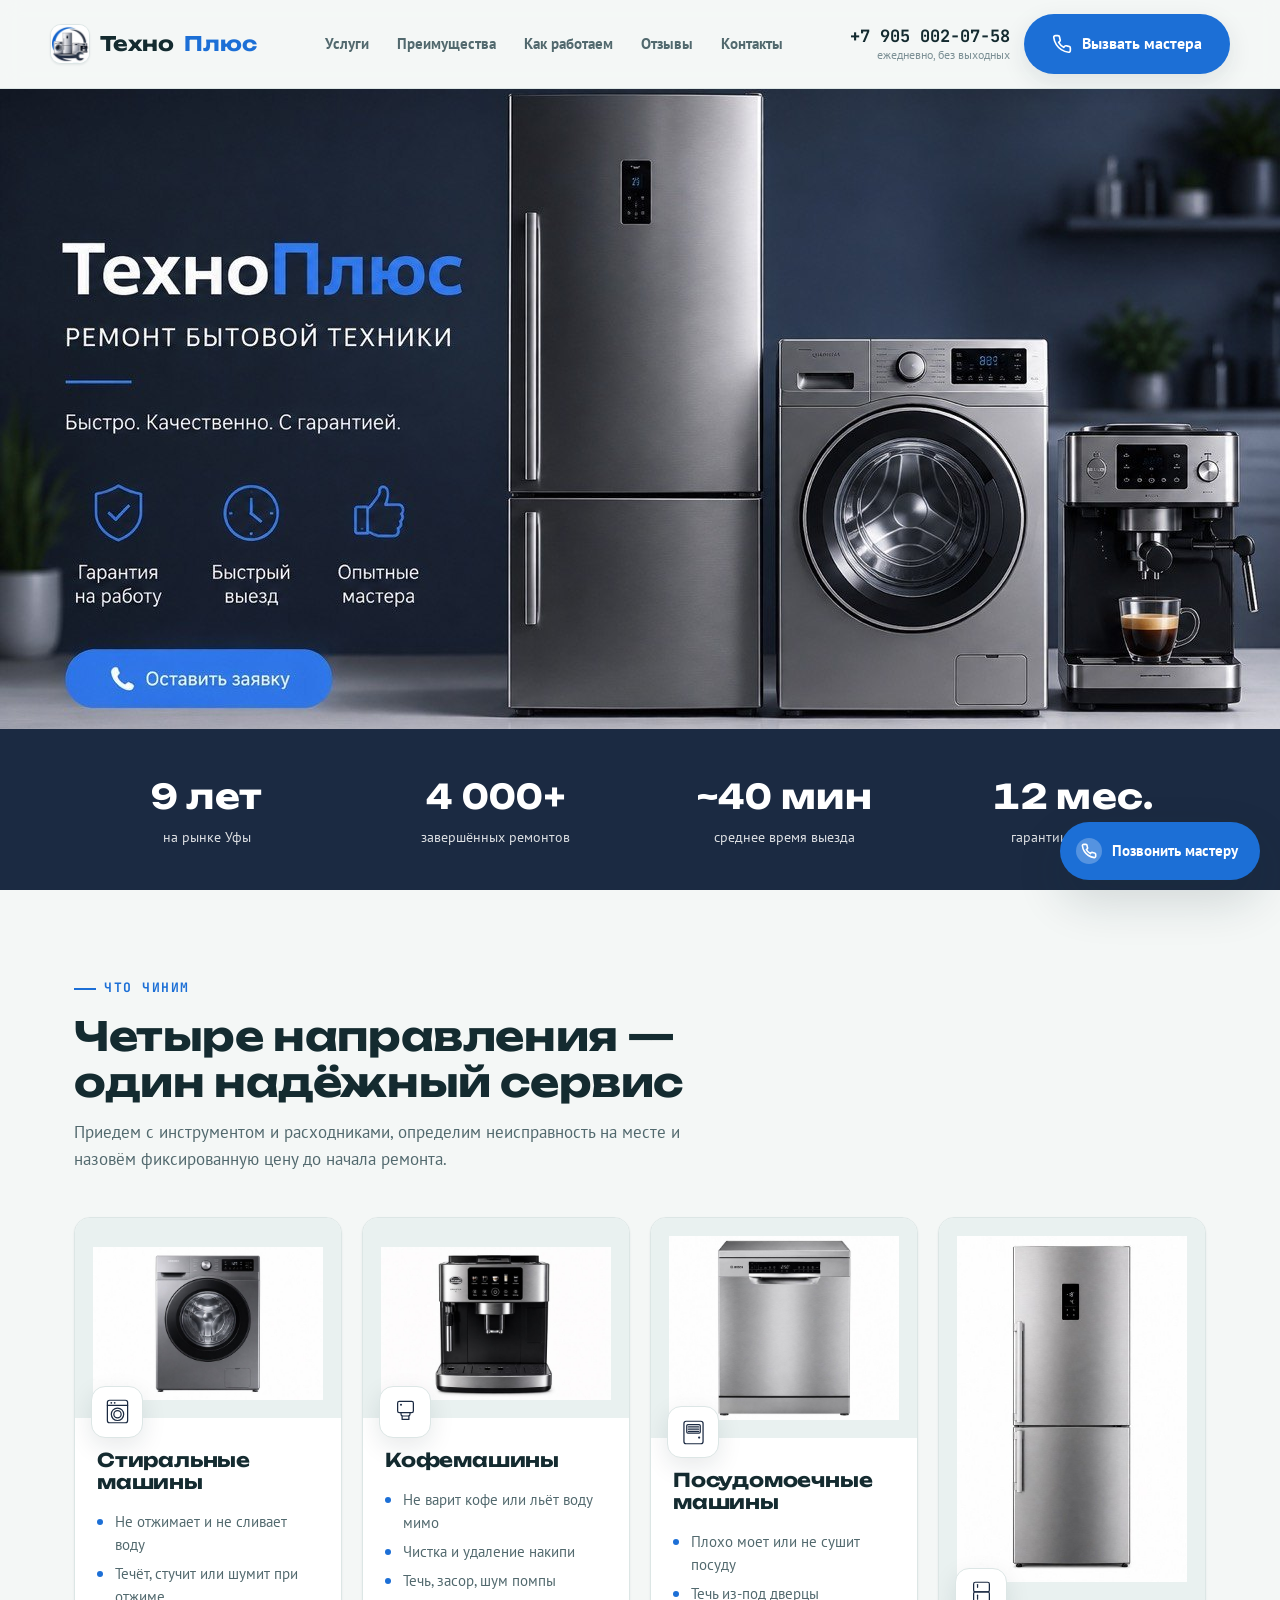
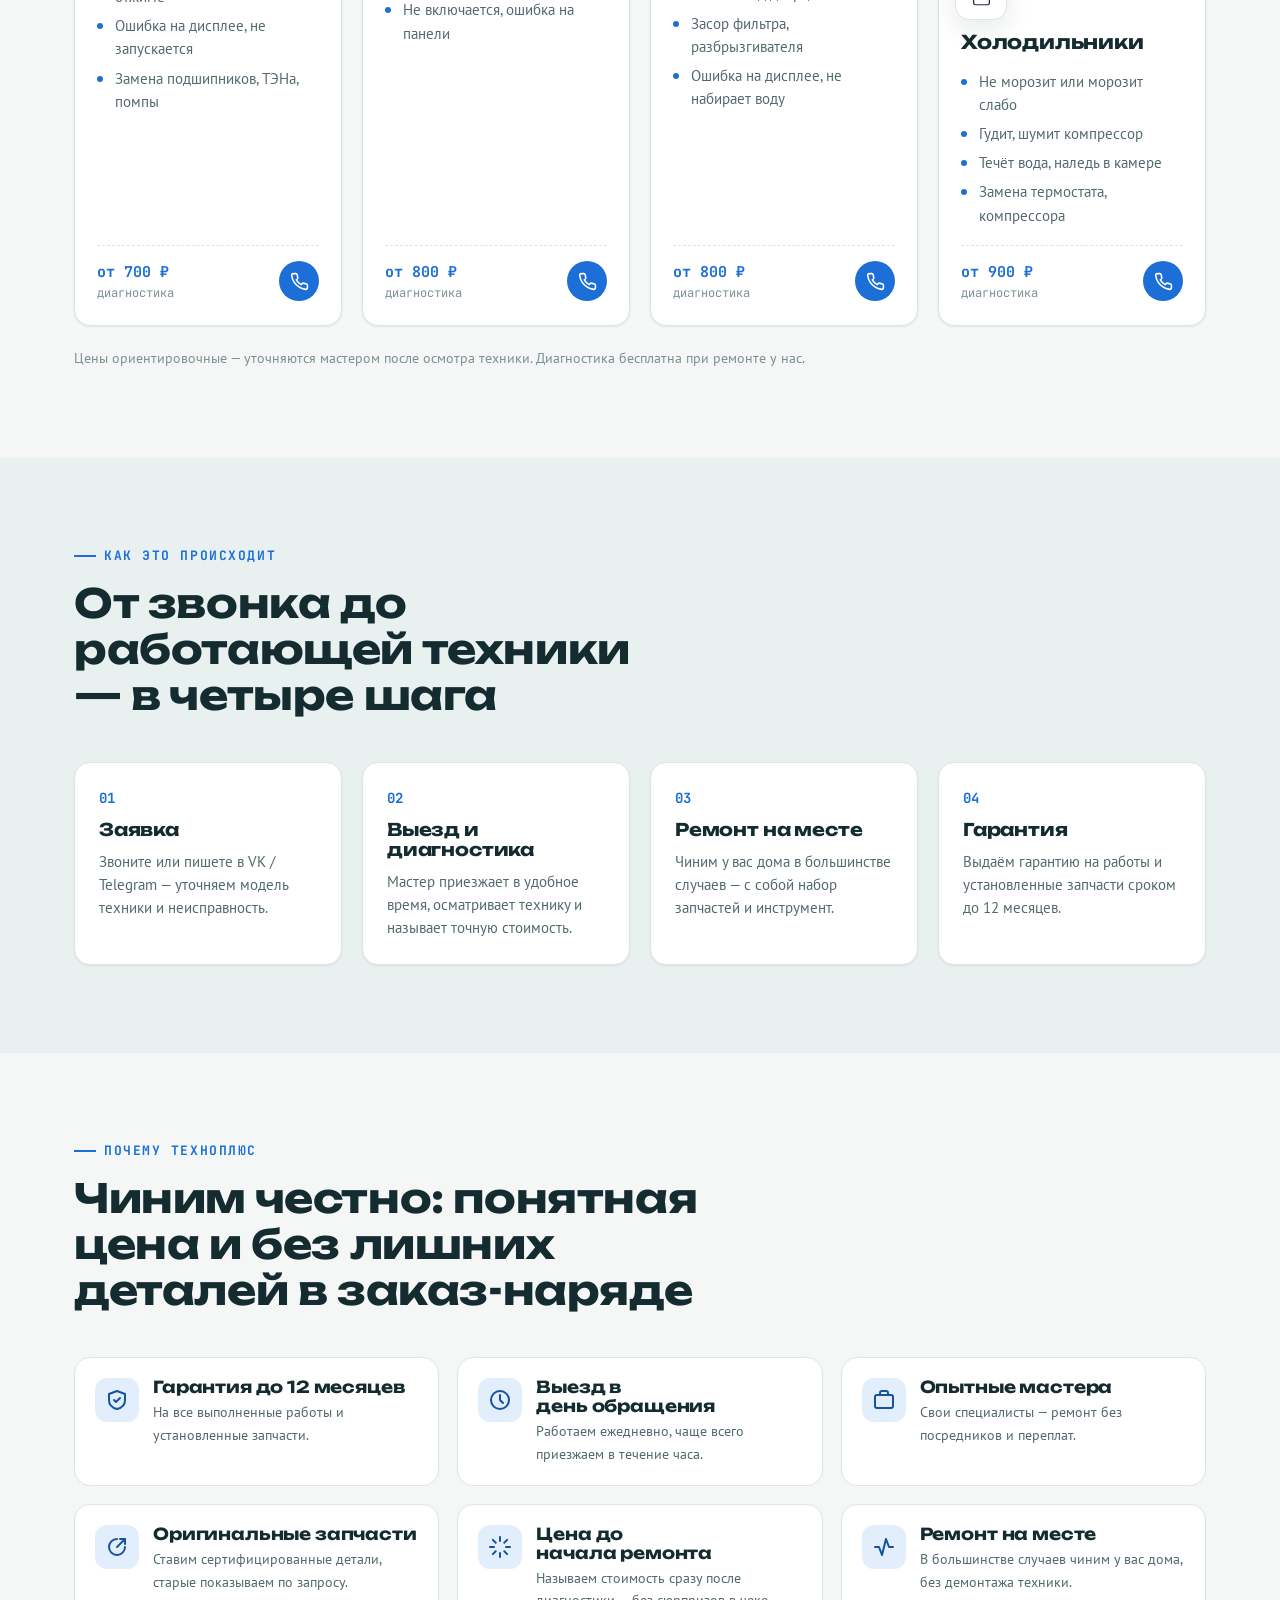
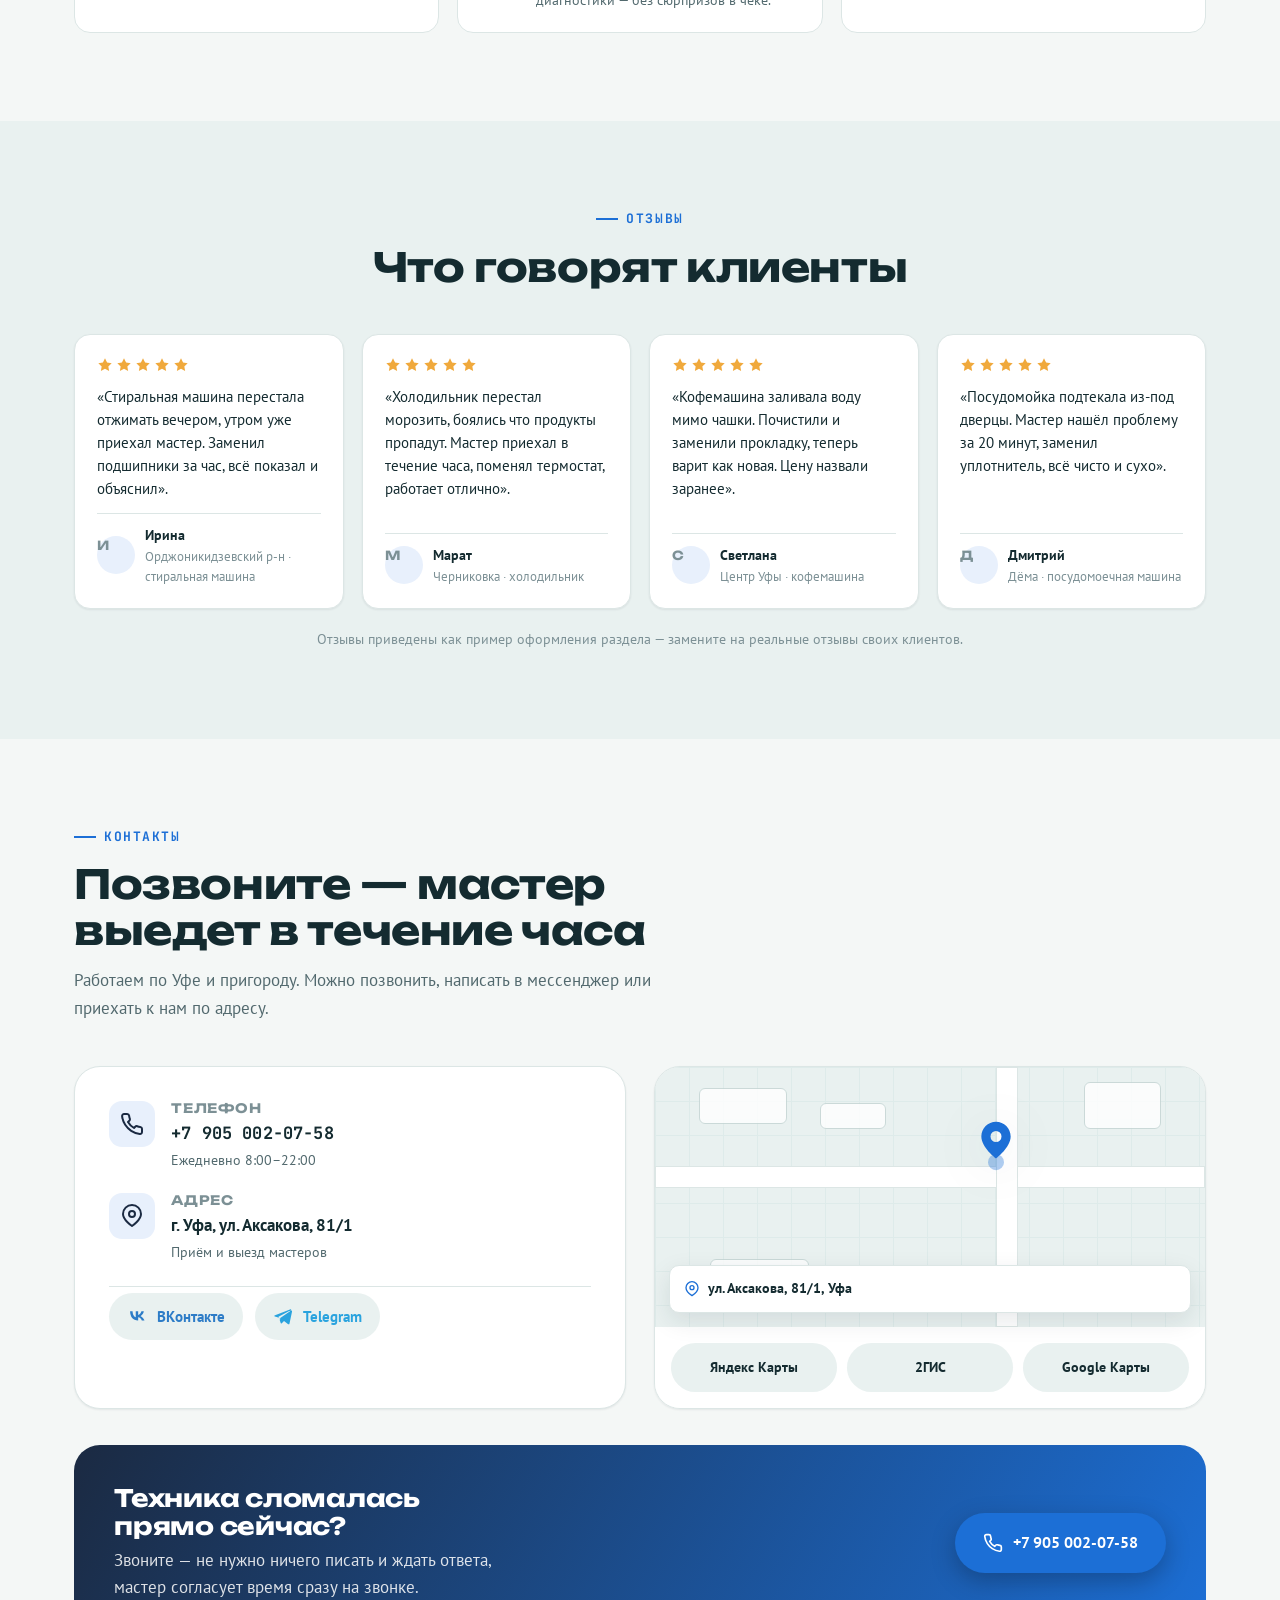
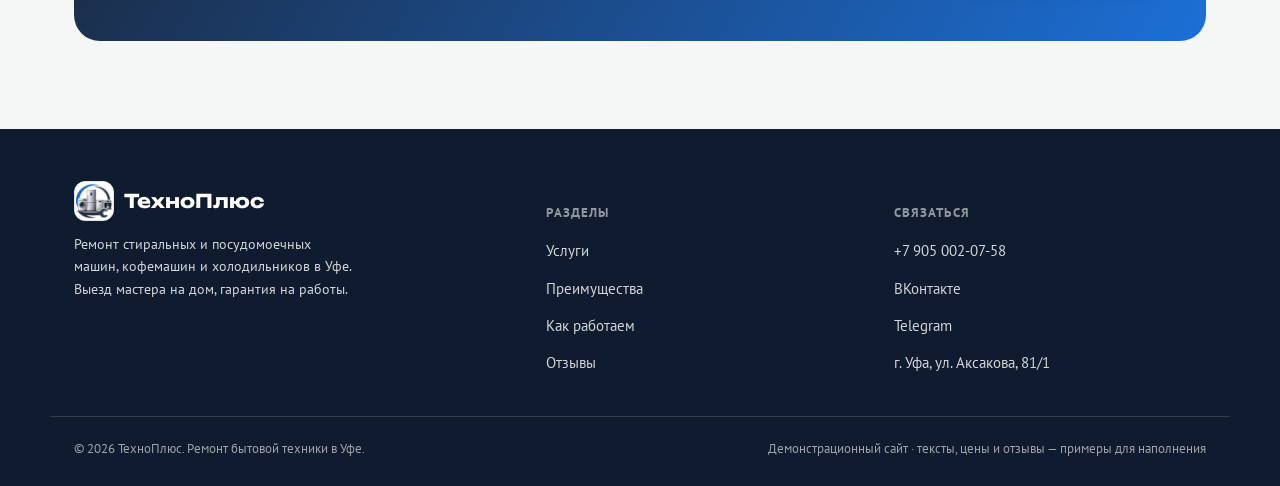
<file: index.html>
<!doctype html><html><head><meta charset=utf8><meta name=viewport content="width=device-width,initial-scale=1"><style>:root{color-scheme:light}body{margin:0;padding:0;font:14px -apple-system,BlinkMacSystemFont,sans-serif;background:#faf9f5;color:#141413}img{max-width:100%}[hidden]:not([hidden=until-found]){display:none!important}</style></head><body>
<title>ТехноПлюс — ремонт техники</title>
<link rel="preconnect" href="https://fonts.googleapis.com">
<link rel="preconnect" href="https://fonts.gstatic.com" crossorigin>
<link rel="stylesheet" href="https://fonts.googleapis.com/css2?family=Unbounded:wght@500;600;700;800&family=PT+Sans:wght@400;700&family=JetBrains+Mono:wght@500;700&display=swap">

<style>
  /* ============ TOKENS ============ */
  :root{
    --bg:#F4F7F6;
    --surface:#FFFFFF;
    --surface-2:#E9F1F0;
    --surface-3:#DEEBEA;
    --text:#142B30;
    --text-muted:#52696E;
    --text-soft:#7C9095;
    --border:#DCE6E5;
    --border-strong:#C3D4D3;

    --brand:#1B2A42;
    --brand-2:#1C6FD6;
    --brand-tint:#E8F0FC;
    --accent:#1C6FD6;
    --accent-dark:#14539E;
    --accent-tint:#E3EEFC;

    --star:#F0A93C;
    --footer-bg:#0F1B2E;
    --footer-text:rgba(255,255,255,0.82);
    --shadow-sm: 0 1px 2px rgba(20,43,48,0.08);
    --shadow-md: 0 8px 24px rgba(20,43,48,0.10);
    --shadow-lg: 0 20px 48px rgba(20,43,48,0.16);

    --radius-s: 10px;
    --radius-m: 16px;
    --radius-l: 26px;

    --font-display:'Unbounded', 'Arial Black', sans-serif;
    --font-body:'PT Sans', 'Segoe UI', Arial, sans-serif;
    --font-mono:'JetBrains Mono', 'Consolas', monospace;
  }

  @media (prefers-color-scheme: dark){
    :root:not([data-theme="light"]){
      --bg:#0E1B1E;
      --surface:#132A2E;
      --surface-2:#1A3437;
      --surface-3:#203F42;
      --text:#EAF3F2;
      --text-muted:#A4BABD;
      --text-soft:#7C9498;
      --border:#254749;
      --border-strong:#2E5658;

      --brand:#4A8FE0;
      --brand-2:#5FA0EE;
      --brand-tint:#132339;
      --accent:#4A8FE0;
      --accent-dark:#3672C2;
      --accent-tint:#16263D;

      --shadow-sm: 0 1px 2px rgba(0,0,0,0.35);
      --shadow-md: 0 8px 24px rgba(0,0,0,0.4);
      --shadow-lg: 0 20px 48px rgba(0,0,0,0.5);

      --footer-bg:#080E18;
      --footer-text:rgba(234,243,242,0.8);
    }
  }
  :root[data-theme="dark"]{
    --bg:#0E1B1E;
    --surface:#132A2E;
    --surface-2:#1A3437;
    --surface-3:#203F42;
    --text:#EAF3F2;
    --text-muted:#A4BABD;
    --text-soft:#7C9498;
    --border:#254749;
    --border-strong:#2E5658;

    --brand:#4A8FE0;
    --brand-2:#5FA0EE;
    --brand-tint:#132339;
    --accent:#4A8FE0;
    --accent-dark:#3672C2;
    --accent-tint:#16263D;

    --shadow-sm: 0 1px 2px rgba(0,0,0,0.35);
    --shadow-md: 0 8px 24px rgba(0,0,0,0.4);
    --shadow-lg: 0 20px 48px rgba(0,0,0,0.5);

    --footer-bg:#080E18;
    --footer-text:rgba(234,243,242,0.8);
  }

  /* ============ RESET-ish ============ */
  *,*::before,*::after{box-sizing:border-box;}
  html{scroll-behavior:smooth;}
  @media (prefers-reduced-motion: reduce){
    html{scroll-behavior:auto;}
    *,*::before,*::after{animation-duration:0.001ms !important; animation-iteration-count:1 !important; transition-duration:0.001ms !important; scroll-behavior:auto !important;}
  }
  body{
    margin:0;
    background:var(--bg);
    color:var(--text);
    font-family:var(--font-body);
    font-size:17px;
    line-height:1.6;
    -webkit-font-smoothing:antialiased;
  }
  img,svg{display:block; max-width:100%;}
  a{color:inherit; text-decoration:none;}
  h1,h2,h3,h4{font-family:var(--font-display); line-height:1.15; margin:0; text-wrap:balance; letter-spacing:-0.01em;}
  p{margin:0;}
  ul{margin:0; padding:0; list-style:none;}
  button{font-family:inherit; cursor:pointer;}
  :focus-visible{outline:3px solid var(--accent); outline-offset:2px; border-radius:4px;}
  .num{font-family:var(--font-mono); font-variant-numeric:tabular-nums; letter-spacing:0.01em;}

  .wrap{max-width:1180px; margin:0 auto; padding:0 24px;}
  .section{padding:88px 0; scroll-margin-top:100px;}
  @media (max-width:720px){ .section{padding:60px 0; scroll-margin-top:85px;} }
  .eyebrow{
    font-family:var(--font-mono); font-size:13px; font-weight:700; letter-spacing:0.12em; text-transform:uppercase;
    color:var(--brand-2); display:inline-flex; align-items:center; gap:8px;
  }
  .eyebrow::before{content:""; width:22px; height:2px; background:var(--accent); display:inline-block;}
  .section-head{max-width:640px; margin-bottom:44px; display:flex; flex-direction:column; gap:14px;}
  .section-head h2{font-size:clamp(28px,3.6vw,40px);}
  .section-head p{color:var(--text-muted); font-size:17px;}
  .section-head.center{margin-left:auto; margin-right:auto; text-align:center; align-items:center;}

  /* ============ BUTTONS ============ */
  .btn{
    display:inline-flex; align-items:center; justify-content:center; gap:10px;
    padding:15px 26px; border-radius:100px; font-weight:700; font-size:16px;
    border:2px solid transparent; transition:transform .15s ease, box-shadow .15s ease, background .15s ease, border-color .15s ease;
    white-space:nowrap;
  }
  .btn:active{transform:scale(0.97);}
  .btn-accent{background:var(--accent); color:#fff; box-shadow:var(--shadow-md);}
  .btn-accent:hover{background:var(--accent-dark); box-shadow:var(--shadow-lg);}
  .btn-outline{background:transparent; border-color:var(--border-strong); color:var(--text);}
  .btn-outline:hover{border-color:var(--brand-2); color:var(--brand-2);}
  .btn-ghost{background:var(--surface-2); color:var(--text);}
  .btn-ghost:hover{background:var(--surface-3);}
  .btn-block{width:100%;}
  .btn svg{width:20px; height:20px; flex:none;}

  /* ============ HEADER ============ */
  header{
    position:sticky; top:0; z-index:60;
    background:color-mix(in srgb, var(--bg) 88%, transparent);
    backdrop-filter:blur(10px);
    border-bottom:1px solid var(--border);
  }
  .header-row{display:flex; align-items:center; justify-content:space-between; gap:20px; padding:14px 0;}
  .logo{display:flex; align-items:center; gap:10px; font-family:var(--font-display); font-weight:700; font-size:20px; color:var(--text);}
  .logo-mark{
    width:40px; height:40px; border-radius:11px; overflow:hidden; background:#fff; color:#fff;
    display:flex; align-items:center; justify-content:center; flex:none; box-shadow:var(--shadow-sm); border:1px solid var(--border);
  }
  .logo-mark img{width:100%; height:100%; object-fit:cover; display:block;}
  .logo b{color:var(--accent);}
  nav.main-nav{display:flex; align-items:center; gap:28px;}
  nav.main-nav a{font-weight:700; font-size:15px; color:var(--text-muted); transition:color .15s ease;}
  nav.main-nav a:hover{color:var(--brand-2);}
  .header-actions{display:flex; align-items:center; gap:14px;}
  .phone-chip{display:flex; flex-direction:column; align-items:flex-end; line-height:1.25;}
  .phone-chip a{font-family:var(--font-mono); font-weight:700; font-size:17px; color:var(--text);}
  .phone-chip span{font-size:12px; color:var(--text-soft);}
  .nav-toggle{display:none; width:44px; height:44px; align-items:center; justify-content:center; border-radius:10px; background:var(--surface-2); border:1px solid var(--border);}
  .nav-toggle svg{width:22px; height:22px;}
  @media (max-width:900px){
    nav.main-nav{display:none;}
    .phone-chip{display:none;}
    .header-actions .btn-accent{display:none;}
    .nav-toggle{display:flex;}
  }
  #mobile-menu{
    display:none; flex-direction:column; gap:2px; padding:10px 0 18px; border-top:1px solid var(--border);
  }
  #mobile-menu.open{display:flex;}
  #mobile-menu a{padding:12px 4px; font-weight:700; color:var(--text); border-bottom:1px solid var(--border);}
  #mobile-menu .mm-phone{color:var(--accent); font-family:var(--font-mono);}

  /* ============ HERO ============ */
  .hero-photo-banner{background:#0A1220;}
  .hero-banner-link{
    display:block; position:relative; width:100%; aspect-ratio:1280/853; max-height:640px; overflow:hidden;
  }
  .hero-banner-link img{width:100%; height:100%; object-fit:cover; object-position:center; display:block; transition:transform .4s ease, filter .3s ease;}
  .hero-banner-link:hover img{transform:scale(1.015); filter:brightness(1.04);}
  .hero-banner-link:focus-visible{outline:3px solid var(--accent); outline-offset:-3px;}
  @media (max-width:700px){ .hero-banner-link{max-height:340px;} }
  /* ============ STATS ============ */
  .stats{background:var(--brand); color:#fff; padding:40px 0;}
  .stats-grid{display:grid; grid-template-columns:repeat(4,1fr); gap:24px; text-align:center;}
  @media (max-width:760px){ .stats-grid{grid-template-columns:repeat(2,1fr);} }
  .stat b{display:block; font-family:var(--font-display); font-size:clamp(24px,3vw,34px);}
  .stat span{font-size:13.5px; opacity:.85;}

  /* ============ SERVICES ============ */
  .services-grid{display:grid; grid-template-columns:repeat(4,1fr); gap:20px;}
  @media (max-width:980px){ .services-grid{grid-template-columns:repeat(2,1fr);} }
  @media (max-width:560px){ .services-grid{grid-template-columns:1fr;} }
  .svc-card{
    background:var(--surface); border:1px solid var(--border); border-radius:var(--radius-m);
    display:flex; flex-direction:column; box-shadow:var(--shadow-sm); overflow:hidden;
    transition:transform .18s ease, box-shadow .18s ease, border-color .18s ease;
  }
  .svc-card:hover{transform:translateY(-4px); box-shadow:var(--shadow-md); border-color:var(--brand-2);}
  .svc-media{position:relative; aspect-ratio:4/3; background:var(--surface-2); padding:18px;}
  .svc-media img{width:100%; height:100%; object-fit:contain; object-position:center bottom; display:block;}
  .svc-icon{
    position:absolute; left:16px; bottom:-20px; width:52px; height:52px; border-radius:14px;
    background:var(--surface); color:var(--brand); display:flex; align-items:center; justify-content:center;
    box-shadow:var(--shadow-md); border:1px solid var(--border);
  }
  .svc-icon svg{width:27px; height:27px;}
  .svc-body{padding:32px 22px 22px; display:flex; flex-direction:column; gap:14px; flex:1;}
  .svc-card h3{font-size:19px;}
  .svc-card ul{display:flex; flex-direction:column; gap:6px; margin:2px 0 4px;}
  .svc-card li{font-size:14.5px; color:var(--text-muted); padding-left:18px; position:relative;}
  .svc-card li::before{content:""; position:absolute; left:0; top:9px; width:6px; height:6px; border-radius:50%; background:var(--accent);}
  .svc-price{margin-top:auto; display:flex; align-items:center; justify-content:space-between; gap:10px; padding-top:14px; border-top:1px dashed var(--border);}
  .svc-price .p{font-family:var(--font-mono); font-weight:700; font-size:15px; color:var(--brand-2);}
  .svc-price .p span{color:var(--text-soft); font-weight:400; font-size:12px; display:block;}
  .svc-call{width:40px; height:40px; border-radius:50%; background:var(--accent); color:#fff; display:flex; align-items:center; justify-content:center; flex:none; transition:background .15s;}
  .svc-call:hover{background:var(--accent-dark);}
  .svc-call svg{width:19px; height:19px;}
  .price-note{margin-top:22px; font-size:13.5px; color:var(--text-soft);}

  /* ============ STEPS ============ */
  .steps{background:var(--surface-2);}
  .steps-grid{display:grid; grid-template-columns:repeat(4,1fr); gap:20px; position:relative;}
  @media (max-width:900px){ .steps-grid{grid-template-columns:repeat(2,1fr);} }
  @media (max-width:560px){ .steps-grid{grid-template-columns:1fr;} }
  .step{background:var(--surface); border:1px solid var(--border); border-radius:var(--radius-m); padding:24px; display:flex; flex-direction:column; gap:10px; box-shadow:var(--shadow-sm);}
  .step .n{font-family:var(--font-mono); font-size:14px; font-weight:700; color:var(--accent);}
  .step h3{font-size:17.5px;}
  .step p{color:var(--text-muted); font-size:14.5px;}

  /* ============ ADVANTAGES ============ */
  .adv-grid{display:grid; grid-template-columns:repeat(3,1fr); gap:18px;}
  @media (max-width:900px){ .adv-grid{grid-template-columns:repeat(2,1fr);} }
  @media (max-width:560px){ .adv-grid{grid-template-columns:1fr;} }
  .adv-card{display:flex; gap:14px; align-items:flex-start; padding:20px; border-radius:var(--radius-m); background:var(--surface); border:1px solid var(--border);}
  .adv-icon{width:44px; height:44px; border-radius:12px; background:var(--accent-tint); color:var(--accent-dark); display:flex; align-items:center; justify-content:center; flex:none;}
  .adv-icon svg{width:24px; height:24px;}
  .adv-card h3{font-size:16.5px; margin-bottom:4px;}
  .adv-card p{font-size:14px; color:var(--text-muted);}

  /* ============ REVIEWS ============ */
  .reviews{background:var(--surface-2);}
  .reviews-grid{display:grid; grid-template-columns:repeat(4,1fr); gap:18px;}
  @media (max-width:980px){ .reviews-grid{grid-template-columns:repeat(2,1fr);} }
  @media (max-width:600px){ .reviews-grid{grid-template-columns:1fr;} }
  .review-card{background:var(--surface); border:1px solid var(--border); border-radius:var(--radius-m); padding:22px; display:flex; flex-direction:column; gap:12px; box-shadow:var(--shadow-sm);}
  .stars{display:flex; gap:3px; color:var(--star);}
  .stars svg{width:16px; height:16px;}
  .review-card p{font-size:14.5px; color:var(--text); flex:1;}
  .review-who{display:flex; align-items:center; gap:10px; padding-top:10px; border-top:1px solid var(--border);}
  .avatar{width:38px; height:38px; border-radius:50%; background:var(--brand-tint); color:var(--brand); display:flex; align-items:center; justify-content:center; font-family:var(--font-display); font-weight:700; font-size:14px; flex:none;}
  .review-who b{display:block; font-size:14px;}
  .review-who span{display:block; font-size:12.5px; color:var(--text-soft);}
  .reviews-note{margin-top:20px; font-size:13.5px; color:var(--text-soft); text-align:center;}

  /* ============ CONTACTS ============ */
  .contact-grid{display:grid; grid-template-columns:1fr 1fr; gap:28px; align-items:stretch;}
  @media (max-width:900px){ .contact-grid{grid-template-columns:1fr;} }
  .contact-card{background:var(--surface); border:1px solid var(--border); border-radius:var(--radius-l); padding:34px; display:flex; flex-direction:column; gap:22px; box-shadow:var(--shadow-sm);}
  .contact-row{display:flex; gap:16px; align-items:flex-start;}
  .contact-row .ic{width:46px; height:46px; border-radius:13px; background:var(--brand-tint); color:var(--brand); display:flex; align-items:center; justify-content:center; flex:none;}
  .contact-row .ic svg{width:24px; height:24px;}
  .contact-row h4{font-size:13px; text-transform:uppercase; letter-spacing:0.06em; color:var(--text-soft); font-weight:700; margin-bottom:4px;}
  .contact-row a, .contact-row p{font-size:17px; font-weight:700; color:var(--text);}
  .contact-row .sub{font-weight:400; font-size:14px; color:var(--text-muted); margin-top:2px;}
  .social-row{display:flex; gap:12px; flex-wrap:wrap; padding-top:6px; border-top:1px solid var(--border);}
  .social-btn{display:flex; align-items:center; gap:10px; padding:12px 18px; border-radius:100px; background:var(--surface-2); font-weight:700; font-size:14.5px; transition:background .15s;}
  .social-btn:hover{background:var(--surface-3);}
  .social-btn svg{width:20px; height:20px;}
  .social-btn.vk{color:#2D7CC7;} .social-btn.tg{color:#2AA3DE;}

  .map-card{border-radius:var(--radius-l); overflow:hidden; border:1px solid var(--border); box-shadow:var(--shadow-sm); display:flex; flex-direction:column;}
  .map-visual{position:relative; flex:1; min-height:260px; background:
      linear-gradient(var(--surface-3) 1px, transparent 1px) 0 0/34px 34px,
      linear-gradient(90deg, var(--surface-3) 1px, transparent 1px) 0 0/34px 34px,
      var(--surface-2);
  }
  .map-visual .road{position:absolute; background:var(--surface); border:1px solid var(--border);}
  .map-visual .road.h{height:22px; left:0; right:0; top:38%;}
  .map-visual .road.v{width:22px; top:0; bottom:0; left:62%;}
  .map-visual .block{position:absolute; background:var(--surface); border:1px solid var(--border-strong); border-radius:6px; opacity:.8;}
  .map-pin{
    position:absolute; top:38%; left:62%; transform:translate(-50%,-92%);
    display:flex; flex-direction:column; align-items:center; gap:6px;
  }
  .map-pin svg{width:44px; height:44px; color:var(--accent); filter:drop-shadow(var(--shadow-md));}
  .map-pin .pulse{width:16px; height:16px; border-radius:50%; background:var(--accent); opacity:.35; margin-top:-14px;}
  @media (prefers-reduced-motion:no-preference){
    .map-pin .pulse{animation:pulse 2.2s ease-out infinite;}
  }
  @keyframes pulse{0%{transform:scale(0.6); opacity:.5;} 100%{transform:scale(2.6); opacity:0;}}
  .map-tag{
    position:absolute; bottom:14px; left:14px; right:14px; background:var(--surface); border:1px solid var(--border);
    border-radius:var(--radius-s); padding:12px 14px; font-size:13.5px; font-weight:700; box-shadow:var(--shadow-md);
    display:flex; align-items:center; gap:8px;
  }
  .map-tag svg{width:16px; height:16px; color:var(--brand-2); flex:none;}
  .map-links{display:flex; gap:10px; padding:16px; background:var(--surface); flex-wrap:wrap;}
  .map-links a{flex:1; min-width:120px; text-align:center; padding:14px 10px; border-radius:100px; background:var(--surface-2); font-size:13.5px; font-weight:700;}
  .map-links a:hover{background:var(--surface-3);}

  .callout{
    margin-top:36px; background:linear-gradient(120deg, var(--brand), var(--brand-2)); color:#fff;
    border-radius:var(--radius-l); padding:40px; display:flex; align-items:center; justify-content:space-between; gap:24px; flex-wrap:wrap;
  }
  .callout h3{font-size:24px; max-width:420px;}
  .callout p{opacity:.85; margin-top:6px; max-width:420px;}
  .callout .btn-accent{box-shadow:0 8px 24px rgba(0,0,0,0.25);}

  /* ============ FOOTER ============ */
  footer{background:var(--footer-bg); color:var(--footer-text); padding:52px 0 26px;}
  .footer-grid{display:grid; grid-template-columns:1.4fr 1fr 1fr; gap:36px;}
  @media (max-width:760px){ .footer-grid{grid-template-columns:1fr; gap:28px;} }
  .footer-logo{display:flex; align-items:center; gap:10px; font-family:var(--font-display); font-weight:700; font-size:19px; color:#fff; margin-bottom:12px;}
  .footer-logo .logo-mark{background:#fff;}
  footer h5{font-size:13px; text-transform:uppercase; letter-spacing:0.08em; color:rgba(255,255,255,0.55); margin-bottom:14px; font-weight:700;}
  footer ul{display:flex; flex-direction:column; gap:10px;}
  footer a{font-size:14.5px;}
  footer a:hover{color:#fff;}
  .footer-bottom{margin-top:40px; padding-top:22px; border-top:1px solid rgba(255,255,255,0.15); display:flex; justify-content:space-between; gap:12px; flex-wrap:wrap; font-size:13px; color:rgba(255,255,255,0.6);}

  /* ============ FAB ============ */
  .fab{
    position:fixed; right:20px; bottom:20px; z-index:70;
    display:flex; align-items:center; gap:10px; background:var(--accent); color:#fff;
    padding:16px 22px 16px 16px; border-radius:100px; box-shadow:var(--shadow-lg); font-weight:700; font-size:15px;
  }
  .fab:hover{background:var(--accent-dark);}
  .fab .ring{width:26px; height:26px; border-radius:50%; background:rgba(255,255,255,0.25); display:flex; align-items:center; justify-content:center; flex:none;}
  .fab svg{width:16px; height:16px;}
  @media (prefers-reduced-motion:no-preference){
    .fab{animation:fab-in .5s ease both; animation-delay:.4s;}
  }
  @keyframes fab-in{from{transform:translateY(16px) scale(.9); opacity:0;} to{transform:none; opacity:1;}}
  @media (max-width:480px){
    .fab span.txt{display:none;}
    .fab{padding:16px;}
    .svc-call{display:none;}
    footer{padding-bottom:92px;}
  }

  ::selection{background:var(--accent); color:#fff;}
</style>

<!-- ============ HEADER ============ -->
<header>
  <div class="wrap header-row">
    <a href="#top" class="logo">
      <span class="logo-mark">
        <img src="[data-uri]" alt="ТехноПлюс — логотип">
      </span>
      Техно<b>Плюс</b>
    </a>
    <nav class="main-nav">
      <a href="#services">Услуги</a>
      <a href="#advantages">Преимущества</a>
      <a href="#steps">Как работаем</a>
      <a href="#reviews">Отзывы</a>
      <a href="#contacts">Контакты</a>
    </nav>
    <div class="header-actions">
      <div class="phone-chip">
        <a href="tel:+79050020758">+7 905 002-07-58</a>
        <span>ежедневно, без выходных</span>
      </div>
      <a href="tel:+79050020758" class="btn btn-accent">
        <svg viewBox="0 0 24 24" fill="none" stroke="currentColor" stroke-width="2" stroke-linecap="round" stroke-linejoin="round"><path d="M22 16.9v3a2 2 0 0 1-2.2 2 19.8 19.8 0 0 1-8.6-3.1 19.5 19.5 0 0 1-6-6 19.8 19.8 0 0 1-3.1-8.7A2 2 0 0 1 4.1 2h3a2 2 0 0 1 2 1.7c.1 1 .3 2 .7 3a2 2 0 0 1-.5 2.1L8 10a16 16 0 0 0 6 6l1.2-1.3a2 2 0 0 1 2.1-.5c1 .4 2 .6 3 .7a2 2 0 0 1 1.7 2Z"/></svg>
        Вызвать мастера
      </a>
      <button class="nav-toggle" id="navToggle" aria-label="Открыть меню" aria-expanded="false">
        <svg viewBox="0 0 24 24" fill="none" stroke="currentColor" stroke-width="2" stroke-linecap="round"><path d="M4 7h16M4 12h16M4 17h16"/></svg>
      </button>
    </div>
  </div>
  <div class="wrap">
    <div id="mobile-menu">
      <a href="#services">Услуги</a>
      <a href="#advantages">Преимущества</a>
      <a href="#steps">Как работаем</a>
      <a href="#reviews">Отзывы</a>
      <a href="#contacts">Контакты</a>
      <a href="tel:+79050020758" class="mm-phone">+7 905 002-07-58</a>
    </div>
  </div>
</header>

<main id="top">
  <!-- ============ HERO ============ -->
  <section class="hero-photo-banner">
    <a href="tel:+79050020758" class="hero-banner-link" aria-label="ТехноПлюс — ремонт бытовой техники в Уфе. Быстро, качественно, с гарантией. Нажмите, чтобы позвонить мастеру: +7 905 002-07-58">
      <img src="[data-uri]" alt="ТехноПлюс — ремонт бытовой техники в Уфе. Быстро. Качественно. С гарантией. Гарантия на работу, быстрый выезд, опытные мастера.">
    </a>
  </section>
  <!-- ============ STATS ============ -->
  <section class="stats">
    <div class="wrap stats-grid">
      <div class="stat"><b class="num">9 лет</b><span>на рынке Уфы</span></div>
      <div class="stat"><b class="num">4 000+</b><span>завершённых ремонтов</span></div>
      <div class="stat"><b class="num">~40 мин</b><span>среднее время выезда</span></div>
      <div class="stat"><b class="num">12 мес.</b><span>гарантии на работы</span></div>
    </div>
  </section>

  <!-- ============ SERVICES ============ -->
  <section class="section" id="services">
    <div class="wrap">
      <div class="section-head">
        <span class="eyebrow">Что чиним</span>
        <h2>Четыре направления — один надёжный сервис</h2>
        <p>Приедем с инструментом и расходниками, определим неисправность на месте и назовём фиксированную цену до начала ремонта.</p>
      </div>

      <div class="services-grid">
        <article class="svc-card">
          <div class="svc-media">
            <img src="[data-uri]" alt="Стиральная машина Samsung">
            <span class="svc-icon">
              <svg viewBox="0 0 48 48" fill="none" stroke="currentColor" stroke-width="2.2" stroke-linecap="round" stroke-linejoin="round">
              <rect x="6" y="4" width="36" height="40" rx="4"/><line x1="6" y1="13" x2="42" y2="13"/>
              <circle cx="24" cy="29" r="11"/><circle cx="24" cy="29" r="6.5"/>
              <circle cx="13" cy="8.5" r="1.6" fill="currentColor" stroke="none"/><circle cx="19" cy="8.5" r="1.6" fill="currentColor" stroke="none"/>
            </svg>
            </span>
          </div>
          <div class="svc-body">
            <h3>Стиральные машины</h3>
            <ul>
              <li>Не отжимает и не сливает воду</li>
              <li>Течёт, стучит или шумит при отжиме</li>
              <li>Ошибка на дисплее, не запускается</li>
              <li>Замена подшипников, ТЭНа, помпы</li>
            </ul>
            <div class="svc-price">
              <span class="p">от 700 ₽<span>диагностика</span></span>
              <a href="tel:+79050020758" class="svc-call" aria-label="Позвонить">
                <svg viewBox="0 0 24 24" fill="none" stroke="currentColor" stroke-width="2" stroke-linecap="round" stroke-linejoin="round"><path d="M22 16.9v3a2 2 0 0 1-2.2 2 19.8 19.8 0 0 1-8.6-3.1 19.5 19.5 0 0 1-6-6 19.8 19.8 0 0 1-3.1-8.7A2 2 0 0 1 4.1 2h3a2 2 0 0 1 2 1.7c.1 1 .3 2 .7 3a2 2 0 0 1-.5 2.1L8 10a16 16 0 0 0 6 6l1.2-1.3a2 2 0 0 1 2.1-.5c1 .4 2 .6 3 .7a2 2 0 0 1 1.7 2Z"/></svg>
              </a>
            </div>
          </div>
        </article>

        <article class="svc-card">
          <div class="svc-media">
            <img src="[data-uri]" alt="Кофемашина DeLonghi Magnifica">
            <span class="svc-icon">
              <svg viewBox="0 0 48 48" fill="none" stroke="currentColor" stroke-width="2.2" stroke-linecap="round" stroke-linejoin="round">
              <rect x="10" y="6" width="28" height="20" rx="3"/><circle cx="16" cy="12" r="1.8" fill="currentColor" stroke="none"/>
              <path d="M16 26v3a3 3 0 0 0 3 3h10a3 3 0 0 0 3-3v-3"/>
              <path d="M18 32v6h12v-6"/>
            </svg>
            </span>
          </div>
          <div class="svc-body">
            <h3>Кофемашины</h3>
            <ul>
              <li>Не варит кофе или льёт воду мимо</li>
              <li>Чистка и удаление накипи</li>
              <li>Течь, засор, шум помпы</li>
              <li>Не включается, ошибка на панели</li>
            </ul>
            <div class="svc-price">
              <span class="p">от 800 ₽<span>диагностика</span></span>
              <a href="tel:+79050020758" class="svc-call" aria-label="Позвонить">
                <svg viewBox="0 0 24 24" fill="none" stroke="currentColor" stroke-width="2" stroke-linecap="round" stroke-linejoin="round"><path d="M22 16.9v3a2 2 0 0 1-2.2 2 19.8 19.8 0 0 1-8.6-3.1 19.5 19.5 0 0 1-6-6 19.8 19.8 0 0 1-3.1-8.7A2 2 0 0 1 4.1 2h3a2 2 0 0 1 2 1.7c.1 1 .3 2 .7 3a2 2 0 0 1-.5 2.1L8 10a16 16 0 0 0 6 6l1.2-1.3a2 2 0 0 1 2.1-.5c1 .4 2 .6 3 .7a2 2 0 0 1 1.7 2Z"/></svg>
              </a>
            </div>
          </div>
        </article>

        <article class="svc-card">
          <div class="svc-media">
            <img src="[data-uri]" alt="Посудомоечная машина Bosch">
            <span class="svc-icon">
              <svg viewBox="0 0 48 48" fill="none" stroke="currentColor" stroke-width="2.2" stroke-linecap="round" stroke-linejoin="round">
              <rect x="7" y="4" width="34" height="40" rx="4"/><rect x="12" y="10" width="24" height="15" rx="2"/>
              <line x1="15" y1="14" x2="33" y2="14"/><line x1="15" y1="18" x2="33" y2="18"/><line x1="15" y1="22" x2="33" y2="22"/>
              <circle cx="34" cy="33" r="2" fill="currentColor" stroke="none"/>
            </svg>
            </span>
          </div>
          <div class="svc-body">
            <h3>Посудомоечные машины</h3>
            <ul>
              <li>Плохо моет или не сушит посуду</li>
              <li>Течь из-под дверцы</li>
              <li>Засор фильтра, разбрызгивателя</li>
              <li>Ошибка на дисплее, не набирает воду</li>
            </ul>
            <div class="svc-price">
              <span class="p">от 800 ₽<span>диагностика</span></span>
              <a href="tel:+79050020758" class="svc-call" aria-label="Позвонить">
                <svg viewBox="0 0 24 24" fill="none" stroke="currentColor" stroke-width="2" stroke-linecap="round" stroke-linejoin="round"><path d="M22 16.9v3a2 2 0 0 1-2.2 2 19.8 19.8 0 0 1-8.6-3.1 19.5 19.5 0 0 1-6-6 19.8 19.8 0 0 1-3.1-8.7A2 2 0 0 1 4.1 2h3a2 2 0 0 1 2 1.7c.1 1 .3 2 .7 3a2 2 0 0 1-.5 2.1L8 10a16 16 0 0 0 6 6l1.2-1.3a2 2 0 0 1 2.1-.5c1 .4 2 .6 3 .7a2 2 0 0 1 1.7 2Z"/></svg>
              </a>
            </div>
          </div>
        </article>

        <article class="svc-card">
          <div class="svc-media">
            <img src="[data-uri]" alt="Холодильник">
            <span class="svc-icon">
              <svg viewBox="0 0 48 48" fill="none" stroke="currentColor" stroke-width="2.2" stroke-linecap="round" stroke-linejoin="round">
              <rect x="10" y="4" width="28" height="17" rx="3"/><rect x="10" y="21" width="28" height="23" rx="3"/>
              <line x1="17" y1="8" x2="17" y2="13"/><line x1="17" y1="27" x2="17" y2="34"/>
            </svg>
            </span>
          </div>
          <div class="svc-body">
            <h3>Холодильники</h3>
            <ul>
              <li>Не морозит или морозит слабо</li>
              <li>Гудит, шумит компрессор</li>
              <li>Течёт вода, наледь в камере</li>
              <li>Замена термостата, компрессора</li>
            </ul>
            <div class="svc-price">
              <span class="p">от 900 ₽<span>диагностика</span></span>
              <a href="tel:+79050020758" class="svc-call" aria-label="Позвонить">
                <svg viewBox="0 0 24 24" fill="none" stroke="currentColor" stroke-width="2" stroke-linecap="round" stroke-linejoin="round"><path d="M22 16.9v3a2 2 0 0 1-2.2 2 19.8 19.8 0 0 1-8.6-3.1 19.5 19.5 0 0 1-6-6 19.8 19.8 0 0 1-3.1-8.7A2 2 0 0 1 4.1 2h3a2 2 0 0 1 2 1.7c.1 1 .3 2 .7 3a2 2 0 0 1-.5 2.1L8 10a16 16 0 0 0 6 6l1.2-1.3a2 2 0 0 1 2.1-.5c1 .4 2 .6 3 .7a2 2 0 0 1 1.7 2Z"/></svg>
              </a>
            </div>
          </div>
        </article>
      </div>
      <p class="price-note">Цены ориентировочные — уточняются мастером после осмотра техники. Диагностика бесплатна при ремонте у нас.</p>
    </div>
  </section>

  <!-- ============ STEPS ============ -->
  <section class="section steps" id="steps">
    <div class="wrap">
      <div class="section-head">
        <span class="eyebrow">Как это происходит</span>
        <h2>От звонка до работающей техники — в четыре шага</h2>
      </div>
      <div class="steps-grid">
        <div class="step">
          <span class="n num">01</span>
          <h3>Заявка</h3>
          <p>Звоните или пишете в VK / Telegram — уточняем модель техники и неисправность.</p>
        </div>
        <div class="step">
          <span class="n num">02</span>
          <h3>Выезд и диагностика</h3>
          <p>Мастер приезжает в удобное время, осматривает технику и называет точную стоимость.</p>
        </div>
        <div class="step">
          <span class="n num">03</span>
          <h3>Ремонт на месте</h3>
          <p>Чиним у вас дома в большинстве случаев — с собой набор запчастей и инструмент.</p>
        </div>
        <div class="step">
          <span class="n num">04</span>
          <h3>Гарантия</h3>
          <p>Выдаём гарантию на работы и установленные запчасти сроком до 12 месяцев.</p>
        </div>
      </div>
    </div>
  </section>

  <!-- ============ ADVANTAGES ============ -->
  <section class="section" id="advantages">
    <div class="wrap">
      <div class="section-head">
        <span class="eyebrow">Почему ТехноПлюс</span>
        <h2>Чиним честно: понятная цена и без лишних деталей в заказ-наряде</h2>
      </div>
      <div class="adv-grid">
        <div class="adv-card">
          <div class="adv-icon"><svg viewBox="0 0 24 24" fill="none" stroke="currentColor" stroke-width="2" stroke-linecap="round" stroke-linejoin="round"><path d="M12 3 4 6v6c0 4.6 3.4 7.9 8 9 4.6-1.1 8-4.4 8-9V6l-8-3Z"/><path d="m9 12 2 2 4-4"/></svg></div>
          <div><h3>Гарантия до 12 месяцев</h3><p>На все выполненные работы и установленные запчасти.</p></div>
        </div>
        <div class="adv-card">
          <div class="adv-icon"><svg viewBox="0 0 24 24" fill="none" stroke="currentColor" stroke-width="2" stroke-linecap="round" stroke-linejoin="round"><circle cx="12" cy="12" r="9"/><path d="M12 7v5l3 3"/></svg></div>
          <div><h3>Выезд в день обращения</h3><p>Работаем ежедневно, чаще всего приезжаем в течение часа.</p></div>
        </div>
        <div class="adv-card">
          <div class="adv-icon"><svg viewBox="0 0 24 24" fill="none" stroke="currentColor" stroke-width="2" stroke-linecap="round" stroke-linejoin="round"><rect x="3" y="7" width="18" height="13" rx="2"/><path d="M8 7V5a2 2 0 0 1 2-2h4a2 2 0 0 1 2 2v2"/></svg></div>
          <div><h3>Опытные мастера</h3><p>Свои специалисты — ремонт без посредников и переплат.</p></div>
        </div>
        <div class="adv-card">
          <div class="adv-icon"><svg viewBox="0 0 24 24" fill="none" stroke="currentColor" stroke-width="2" stroke-linecap="round" stroke-linejoin="round"><path d="M20 12a8 8 0 1 1-8-8"/><path d="M20 4 12 12"/><path d="M15 4h5v5"/></svg></div>
          <div><h3>Оригинальные запчасти</h3><p>Ставим сертифицированные детали, старые показываем по запросу.</p></div>
        </div>
        <div class="adv-card">
          <div class="adv-icon"><svg viewBox="0 0 24 24" fill="none" stroke="currentColor" stroke-width="2" stroke-linecap="round" stroke-linejoin="round"><path d="M12 2v4M12 18v4M4.9 4.9l2.8 2.8M16.3 16.3l2.8 2.8M2 12h4M18 12h4M4.9 19.1l2.8-2.8M16.3 7.7l2.8-2.8"/></svg></div>
          <div><h3>Цена до начала ремонта</h3><p>Называем стоимость сразу после диагностики — без сюрпризов в чеке.</p></div>
        </div>
        <div class="adv-card">
          <div class="adv-icon"><svg viewBox="0 0 24 24" fill="none" stroke="currentColor" stroke-width="2" stroke-linecap="round" stroke-linejoin="round"><path d="M3 12h4l3 8 4-16 3 8h4"/></svg></div>
          <div><h3>Ремонт на месте</h3><p>В большинстве случаев чиним у вас дома, без демонтажа техники.</p></div>
        </div>
      </div>
    </div>
  </section>

  <!-- ============ REVIEWS ============ -->
  <section class="section reviews" id="reviews">
    <div class="wrap">
      <div class="section-head center">
        <span class="eyebrow">Отзывы</span>
        <h2>Что говорят клиенты</h2>
      </div>
      <div class="reviews-grid">
        <article class="review-card">
          <div class="stars">
            <svg viewBox="0 0 24 24" fill="currentColor"><path d="M12 2l3.1 6.3 6.9 1-5 4.9 1.2 6.9L12 17.8 5.8 21.1 7 14.2l-5-4.9 6.9-1L12 2z"/></svg>
            <svg viewBox="0 0 24 24" fill="currentColor"><path d="M12 2l3.1 6.3 6.9 1-5 4.9 1.2 6.9L12 17.8 5.8 21.1 7 14.2l-5-4.9 6.9-1L12 2z"/></svg>
            <svg viewBox="0 0 24 24" fill="currentColor"><path d="M12 2l3.1 6.3 6.9 1-5 4.9 1.2 6.9L12 17.8 5.8 21.1 7 14.2l-5-4.9 6.9-1L12 2z"/></svg>
            <svg viewBox="0 0 24 24" fill="currentColor"><path d="M12 2l3.1 6.3 6.9 1-5 4.9 1.2 6.9L12 17.8 5.8 21.1 7 14.2l-5-4.9 6.9-1L12 2z"/></svg>
            <svg viewBox="0 0 24 24" fill="currentColor"><path d="M12 2l3.1 6.3 6.9 1-5 4.9 1.2 6.9L12 17.8 5.8 21.1 7 14.2l-5-4.9 6.9-1L12 2z"/></svg>
          </div>
          <p>«Стиральная машина перестала отжимать вечером, утром уже приехал мастер. Заменил подшипники за час, всё показал и объяснил».</p>
          <div class="review-who">
            <span class="avatar">И</span>
            <div><b>Ирина</b><span>Орджоникидзевский р-н · стиральная машина</span></div>
          </div>
        </article>
        <article class="review-card">
          <div class="stars">
            <svg viewBox="0 0 24 24" fill="currentColor"><path d="M12 2l3.1 6.3 6.9 1-5 4.9 1.2 6.9L12 17.8 5.8 21.1 7 14.2l-5-4.9 6.9-1L12 2z"/></svg>
            <svg viewBox="0 0 24 24" fill="currentColor"><path d="M12 2l3.1 6.3 6.9 1-5 4.9 1.2 6.9L12 17.8 5.8 21.1 7 14.2l-5-4.9 6.9-1L12 2z"/></svg>
            <svg viewBox="0 0 24 24" fill="currentColor"><path d="M12 2l3.1 6.3 6.9 1-5 4.9 1.2 6.9L12 17.8 5.8 21.1 7 14.2l-5-4.9 6.9-1L12 2z"/></svg>
            <svg viewBox="0 0 24 24" fill="currentColor"><path d="M12 2l3.1 6.3 6.9 1-5 4.9 1.2 6.9L12 17.8 5.8 21.1 7 14.2l-5-4.9 6.9-1L12 2z"/></svg>
            <svg viewBox="0 0 24 24" fill="currentColor"><path d="M12 2l3.1 6.3 6.9 1-5 4.9 1.2 6.9L12 17.8 5.8 21.1 7 14.2l-5-4.9 6.9-1L12 2z"/></svg>
          </div>
          <p>«Холодильник перестал морозить, боялись что продукты пропадут. Мастер приехал в течение часа, поменял термостат, работает отлично».</p>
          <div class="review-who">
            <span class="avatar">М</span>
            <div><b>Марат</b><span>Черниковка · холодильник</span></div>
          </div>
        </article>
        <article class="review-card">
          <div class="stars">
            <svg viewBox="0 0 24 24" fill="currentColor"><path d="M12 2l3.1 6.3 6.9 1-5 4.9 1.2 6.9L12 17.8 5.8 21.1 7 14.2l-5-4.9 6.9-1L12 2z"/></svg>
            <svg viewBox="0 0 24 24" fill="currentColor"><path d="M12 2l3.1 6.3 6.9 1-5 4.9 1.2 6.9L12 17.8 5.8 21.1 7 14.2l-5-4.9 6.9-1L12 2z"/></svg>
            <svg viewBox="0 0 24 24" fill="currentColor"><path d="M12 2l3.1 6.3 6.9 1-5 4.9 1.2 6.9L12 17.8 5.8 21.1 7 14.2l-5-4.9 6.9-1L12 2z"/></svg>
            <svg viewBox="0 0 24 24" fill="currentColor"><path d="M12 2l3.1 6.3 6.9 1-5 4.9 1.2 6.9L12 17.8 5.8 21.1 7 14.2l-5-4.9 6.9-1L12 2z"/></svg>
            <svg viewBox="0 0 24 24" fill="currentColor"><path d="M12 2l3.1 6.3 6.9 1-5 4.9 1.2 6.9L12 17.8 5.8 21.1 7 14.2l-5-4.9 6.9-1L12 2z"/></svg>
          </div>
          <p>«Кофемашина заливала воду мимо чашки. Почистили и заменили прокладку, теперь варит как новая. Цену назвали заранее».</p>
          <div class="review-who">
            <span class="avatar">С</span>
            <div><b>Светлана</b><span>Центр Уфы · кофемашина</span></div>
          </div>
        </article>
        <article class="review-card">
          <div class="stars">
            <svg viewBox="0 0 24 24" fill="currentColor"><path d="M12 2l3.1 6.3 6.9 1-5 4.9 1.2 6.9L12 17.8 5.8 21.1 7 14.2l-5-4.9 6.9-1L12 2z"/></svg>
            <svg viewBox="0 0 24 24" fill="currentColor"><path d="M12 2l3.1 6.3 6.9 1-5 4.9 1.2 6.9L12 17.8 5.8 21.1 7 14.2l-5-4.9 6.9-1L12 2z"/></svg>
            <svg viewBox="0 0 24 24" fill="currentColor"><path d="M12 2l3.1 6.3 6.9 1-5 4.9 1.2 6.9L12 17.8 5.8 21.1 7 14.2l-5-4.9 6.9-1L12 2z"/></svg>
            <svg viewBox="0 0 24 24" fill="currentColor"><path d="M12 2l3.1 6.3 6.9 1-5 4.9 1.2 6.9L12 17.8 5.8 21.1 7 14.2l-5-4.9 6.9-1L12 2z"/></svg>
            <svg viewBox="0 0 24 24" fill="currentColor"><path d="M12 2l3.1 6.3 6.9 1-5 4.9 1.2 6.9L12 17.8 5.8 21.1 7 14.2l-5-4.9 6.9-1L12 2z"/></svg>
          </div>
          <p>«Посудомойка подтекала из-под дверцы. Мастер нашёл проблему за 20 минут, заменил уплотнитель, всё чисто и сухо».</p>
          <div class="review-who">
            <span class="avatar">Д</span>
            <div><b>Дмитрий</b><span>Дёма · посудомоечная машина</span></div>
          </div>
        </article>
      </div>
      <p class="reviews-note">Отзывы приведены как пример оформления раздела — замените на реальные отзывы своих клиентов.</p>
    </div>
  </section>

  <!-- ============ CONTACTS ============ -->
  <section class="section" id="contacts">
    <div class="wrap">
      <div class="section-head">
        <span class="eyebrow">Контакты</span>
        <h2>Позвоните — мастер выедет в течение часа</h2>
        <p>Работаем по Уфе и пригороду. Можно позвонить, написать в мессенджер или приехать к нам по адресу.</p>
      </div>

      <div class="contact-grid">
        <div class="contact-card">
          <div class="contact-row">
            <span class="ic"><svg viewBox="0 0 24 24" fill="none" stroke="currentColor" stroke-width="2" stroke-linecap="round" stroke-linejoin="round"><path d="M22 16.9v3a2 2 0 0 1-2.2 2 19.8 19.8 0 0 1-8.6-3.1 19.5 19.5 0 0 1-6-6 19.8 19.8 0 0 1-3.1-8.7A2 2 0 0 1 4.1 2h3a2 2 0 0 1 2 1.7c.1 1 .3 2 .7 3a2 2 0 0 1-.5 2.1L8 10a16 16 0 0 0 6 6l1.2-1.3a2 2 0 0 1 2.1-.5c1 .4 2 .6 3 .7a2 2 0 0 1 1.7 2Z"/></svg></span>
            <div><h4>Телефон</h4><a href="tel:+79050020758" class="num">+7 905 002-07-58</a><p class="sub">Ежедневно 8:00–22:00</p></div>
          </div>
          <div class="contact-row">
            <span class="ic"><svg viewBox="0 0 24 24" fill="none" stroke="currentColor" stroke-width="2" stroke-linecap="round" stroke-linejoin="round"><path d="M21 10c0 6-9 12-9 12s-9-6-9-12a9 9 0 0 1 18 0Z"/><circle cx="12" cy="10" r="3"/></svg></span>
            <div><h4>Адрес</h4><p>г. Уфа, ул. Аксакова, 81/1</p><p class="sub">Приём и выезд мастеров</p></div>
          </div>
          <div class="social-row">
            <a class="social-btn vk" href="https://vk.com/id532408428" target="_blank" rel="noopener">
              <svg viewBox="0 0 24 24" fill="currentColor"><path d="M13.2 17.4c-6 0-9.4-4.1-9.5-11h3c.1 4.7 2.2 6.7 3.8 7.1v-7.1h2.9v4.3c1.6-.2 3.3-2 3.9-4.3h2.9c-.4 2.8-2.5 5-3.9 5.8 1.4.7 3.8 2.6 4.7 5.2h-3.2c-.7-2.1-2.4-3.7-4.4-3.9v3.9h-.2Z"/></svg>
              ВКонтакте
            </a>
            <a class="social-btn tg" href="https://t.me/technoplus_ufa" target="_blank" rel="noopener">
              <svg viewBox="0 0 24 24" fill="currentColor"><path d="M21.9 3.7 2.5 11.2c-1.2.5-1.2 1.2-.2 1.5l4.9 1.5 1.9 5.9c.2.6.4.8.8.8.3 0 .5-.1.7-.3l2.6-2.5 5 3.7c.8.5 1.4.2 1.6-.8l3-14c.3-1.3-.5-1.9-1.9-1.3Zm-3.6 4L8.7 14.4l-.4 3.6-1.7-5.2 12.9-6.8c.6-.3 1.1-.1.7.5Z"/></svg>
              Telegram
            </a>
          </div>
        </div>

        <div class="map-card">
          <div class="map-visual" role="img" aria-label="Схематичная карта расположения мастерской">
            <div class="road h"></div>
            <div class="road v"></div>
            <div class="block" style="width:16%; height:14%; top:8%; left:8%;"></div>
            <div class="block" style="width:12%; height:10%; top:14%; left:30%;"></div>
            <div class="block" style="width:14%; height:18%; top:6%; right:8%;"></div>
            <div class="block" style="width:18%; height:16%; bottom:10%; left:10%;"></div>
            <div class="block" style="width:12%; height:12%; bottom:6%; right:26%;"></div>
            <div class="map-pin">
              <svg viewBox="0 0 24 24" fill="currentColor"><path d="M12 2C7.6 2 4 5.6 4 10c0 6 8 12 8 12s8-6 8-12c0-4.4-3.6-8-8-8Zm0 11a3 3 0 1 1 0-6 3 3 0 0 1 0 6Z"/></svg>
              <span class="pulse"></span>
            </div>
            <div class="map-tag">
              <svg viewBox="0 0 24 24" fill="none" stroke="currentColor" stroke-width="2" stroke-linecap="round" stroke-linejoin="round"><path d="M21 10c0 6-9 12-9 12s-9-6-9-12a9 9 0 0 1 18 0Z"/><circle cx="12" cy="10" r="3"/></svg>
              ул. Аксакова, 81/1, Уфа
            </div>
          </div>
          <div class="map-links">
            <a href="https://yandex.ru/maps/?text=%D0%A3%D1%84%D0%B0%2C%20%D1%83%D0%BB%D0%B8%D1%86%D0%B0%20%D0%90%D0%BA%D1%81%D0%B0%D0%BA%D0%BE%D0%B2%D0%B0%2C%2081/1" target="_blank" rel="noopener">Яндекс Карты</a>
            <a href="https://2gis.ru/ufa/search/%D0%A3%D1%84%D0%B0%2C%20%D1%83%D0%BB%D0%B8%D1%86%D0%B0%20%D0%90%D0%BA%D1%81%D0%B0%D0%BA%D0%BE%D0%B2%D0%B0%2C%2081/1" target="_blank" rel="noopener">2ГИС</a>
            <a href="https://www.google.com/maps/search/?api=1&query=%D0%A3%D1%84%D0%B0%2C%20%D1%83%D0%BB%D0%B8%D1%86%D0%B0%20%D0%90%D0%BA%D1%81%D0%B0%D0%BA%D0%BE%D0%B2%D0%B0%2C%2081/1" target="_blank" rel="noopener">Google Карты</a>
          </div>
        </div>
      </div>

      <div class="callout">
        <div>
          <h3>Техника сломалась прямо сейчас?</h3>
          <p>Звоните — не нужно ничего писать и ждать ответа, мастер согласует время сразу на звонке.</p>
        </div>
        <a href="tel:+79050020758" class="btn btn-accent">
          <svg viewBox="0 0 24 24" fill="none" stroke="currentColor" stroke-width="2" stroke-linecap="round" stroke-linejoin="round"><path d="M22 16.9v3a2 2 0 0 1-2.2 2 19.8 19.8 0 0 1-8.6-3.1 19.5 19.5 0 0 1-6-6 19.8 19.8 0 0 1-3.1-8.7A2 2 0 0 1 4.1 2h3a2 2 0 0 1 2 1.7c.1 1 .3 2 .7 3a2 2 0 0 1-.5 2.1L8 10a16 16 0 0 0 6 6l1.2-1.3a2 2 0 0 1 2.1-.5c1 .4 2 .6 3 .7a2 2 0 0 1 1.7 2Z"/></svg>
          +7 905 002-07-58
        </a>
      </div>
    </div>
  </section>
</main>

<!-- ============ FOOTER ============ -->
<footer>
  <div class="wrap footer-grid">
    <div>
      <div class="footer-logo">
        <span class="logo-mark">
          <img src="[data-uri]" alt="ТехноПлюс — логотип">
        </span>
        ТехноПлюс
      </div>
      <p style="max-width:280px; font-size:14px;">Ремонт стиральных и посудомоечных машин, кофемашин и холодильников в Уфе. Выезд мастера на дом, гарантия на работы.</p>
    </div>
    <div>
      <h5>Разделы</h5>
      <ul>
        <li><a href="#services">Услуги</a></li>
        <li><a href="#advantages">Преимущества</a></li>
        <li><a href="#steps">Как работаем</a></li>
        <li><a href="#reviews">Отзывы</a></li>
      </ul>
    </div>
    <div>
      <h5>Связаться</h5>
      <ul>
        <li><a href="tel:+79050020758">+7 905 002-07-58</a></li>
        <li><a href="https://vk.com/id532408428" target="_blank" rel="noopener">ВКонтакте</a></li>
        <li><a href="https://t.me/technoplus_ufa" target="_blank" rel="noopener">Telegram</a></li>
        <li><a href="#contacts">г. Уфа, ул. Аксакова, 81/1</a></li>
      </ul>
    </div>
  </div>
  <div class="wrap footer-bottom">
    <span>© 2026 ТехноПлюс. Ремонт бытовой техники в Уфе.</span>
    <span>Демонстрационный сайт · тексты, цены и отзывы — примеры для наполнения</span>
  </div>
</footer>

<!-- ============ FAB ============ -->
<a href="tel:+79050020758" class="fab">
  <span class="ring">
    <svg viewBox="0 0 24 24" fill="none" stroke="currentColor" stroke-width="2.4" stroke-linecap="round" stroke-linejoin="round"><path d="M22 16.9v3a2 2 0 0 1-2.2 2 19.8 19.8 0 0 1-8.6-3.1 19.5 19.5 0 0 1-6-6 19.8 19.8 0 0 1-3.1-8.7A2 2 0 0 1 4.1 2h3a2 2 0 0 1 2 1.7c.1 1 .3 2 .7 3a2 2 0 0 1-.5 2.1L8 10a16 16 0 0 0 6 6l1.2-1.3a2 2 0 0 1 2.1-.5c1 .4 2 .6 3 .7a2 2 0 0 1 1.7 2Z"/></svg>
  </span>
  <span class="txt">Позвонить мастеру</span>
</a>

<script>
  (function(){
    var toggle = document.getElementById('navToggle');
    var menu = document.getElementById('mobile-menu');
    if(toggle && menu){
      toggle.addEventListener('click', function(){
        var open = menu.classList.toggle('open');
        toggle.setAttribute('aria-expanded', open ? 'true' : 'false');
      });
      menu.querySelectorAll('a').forEach(function(a){
        a.addEventListener('click', function(){
          menu.classList.remove('open');
          toggle.setAttribute('aria-expanded', 'false');
        });
      });
    }
  })();
</script>

</body></html>
</file>
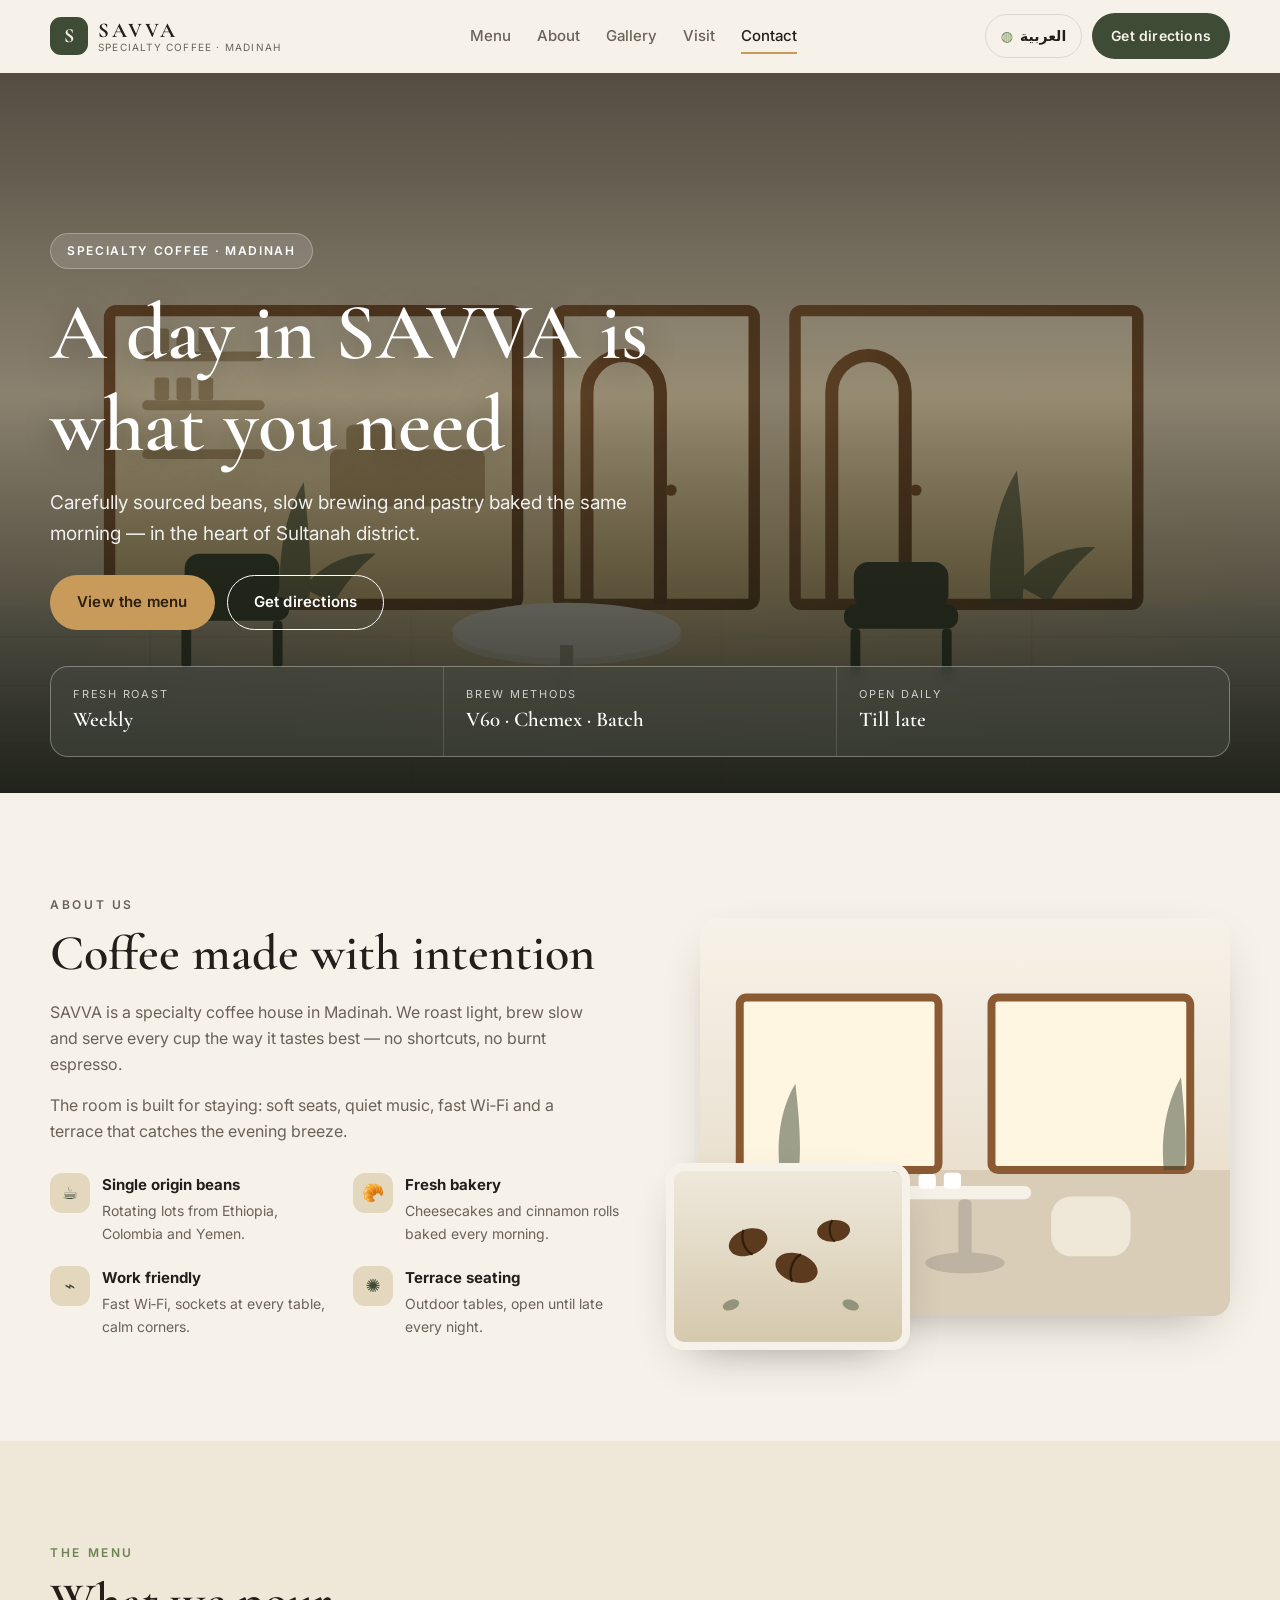
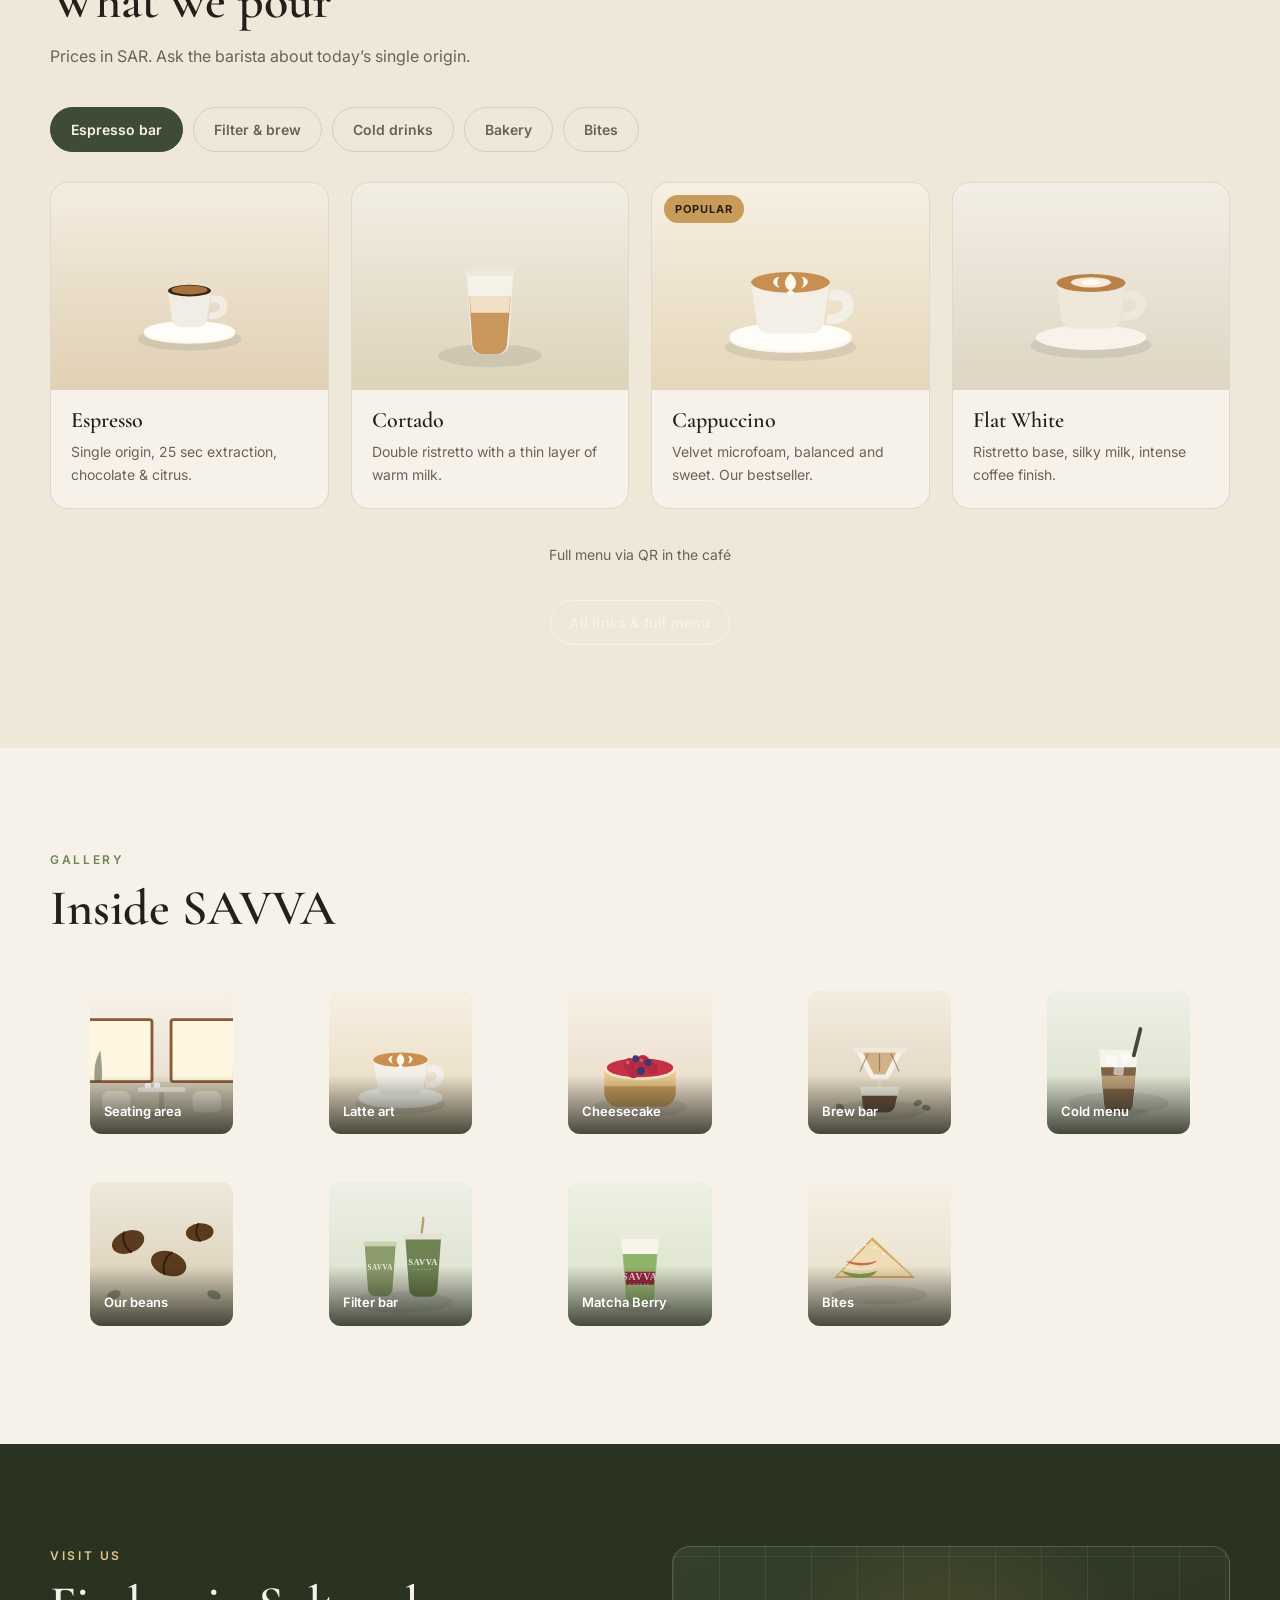
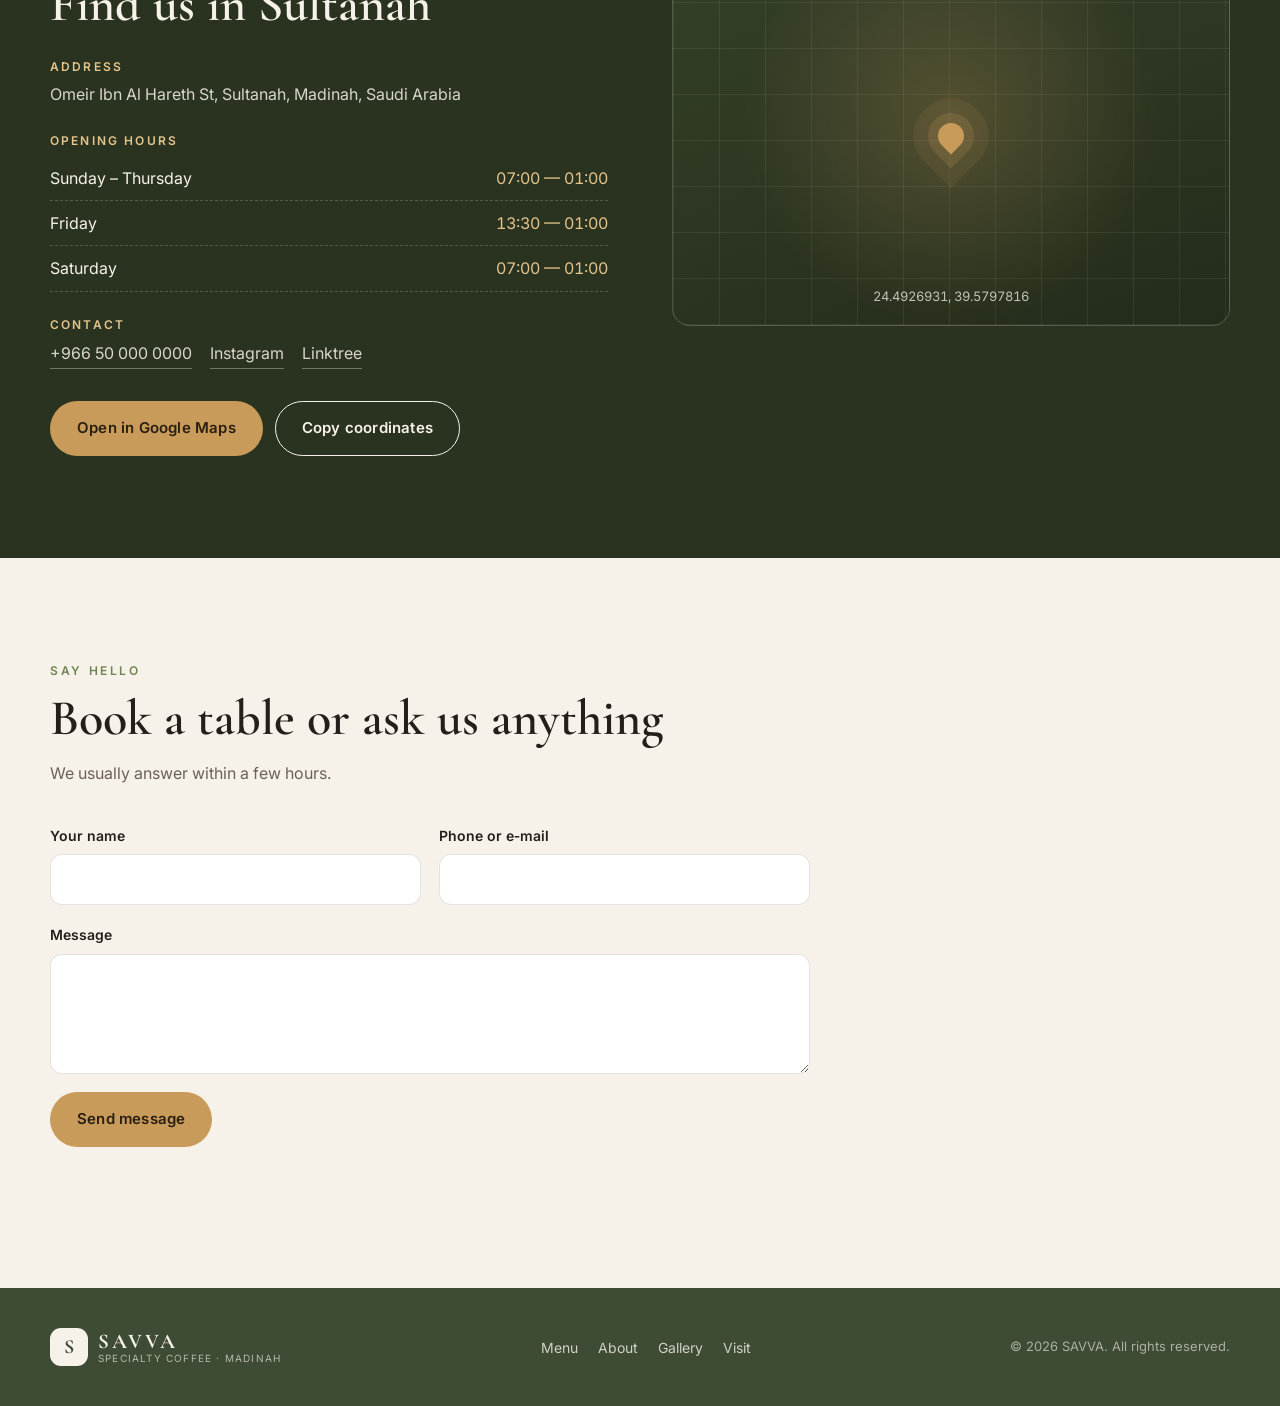
<file: savva/index.html>
<!DOCTYPE html>
<html lang="en" dir="ltr">
<head>
<meta charset="utf-8">
<meta name="viewport" content="width=device-width, initial-scale=1, viewport-fit=cover">
<title>SAVVA — Specialty Coffee in Madinah</title>
<meta name="description" content="SAVVA — specialty coffee house in Sultanah, Madinah. Single origin beans, V60 brew bar, fresh bakery and a terrace open till late.">
<meta name="theme-color" content="#2A331F">
<meta property="og:title" content="SAVVA — Specialty Coffee in Madinah">
<meta property="og:description" content="Single origin beans, slow brewing and pastry baked the same morning.">
<meta property="og:type" content="restaurant.restaurant">
<meta property="og:image" content="assets/img/hero-facade.svg">
<link rel="icon" href="data:image/svg+xml,%3Csvg xmlns='http://www.w3.org/2000/svg' viewBox='0 0 32 32'%3E%3Crect width='32' height='32' rx='8' fill='%233E4B35'/%3E%3Ctext x='16' y='22' font-family='Georgia,serif' font-size='16' font-weight='700' text-anchor='middle' fill='%23F6F1E8'%3ES%3C/text%3E%3C/svg%3E">
<link rel="preconnect" href="https://fonts.googleapis.com">
<link rel="preconnect" href="https://fonts.gstatic.com" crossorigin>
<link rel="stylesheet" href="https://fonts.googleapis.com/css2?family=Cormorant+Garamond:wght@500;600;700&family=Inter:wght@400;500;600&family=IBM+Plex+Sans+Arabic:wght@400;500;600;700&display=swap">
<link rel="stylesheet" href="assets/css/styles.css">
</head>
<body>
<a class="skip-link" href="#main" data-i18n="nav.menu">Menu</a>

<!-- ================= HEADER ================= -->
<header class="header" id="header">
  <div class="wrap header__inner">
    <a class="logo" href="#top" aria-label="SAVVA">
      <span class="logo__mark" aria-hidden="true">S</span>
      <span class="logo__text">
        <b>SAVVA</b>
        <i data-i18n="footer.tag">Specialty coffee · Madinah</i>
      </span>
    </a>

    <nav class="nav" id="nav" aria-label="Main">
      <a href="#menu"    data-i18n="nav.menu">Menu</a>
      <a href="#about"   data-i18n="nav.about">About</a>
      <a href="#gallery" data-i18n="nav.gallery">Gallery</a>
      <a href="#visit"   data-i18n="nav.visit">Visit</a>
      <a href="#contact" data-i18n="nav.contact">Contact</a>
    </nav>

    <div class="header__actions">
      <button class="lang" id="langBtn" type="button" aria-label="Switch language">
        <span class="lang__globe" aria-hidden="true">◍</span>
        <span id="langLabel">العربية</span>
      </button>
      <a class="btn btn--sm" id="headerMap" href="#" target="_blank" rel="noopener" data-i18n="hero.cta2">Get directions</a>
      <button class="burger" id="burger" type="button" aria-expanded="false" aria-controls="nav" aria-label="Open menu">
        <span></span><span></span><span></span>
      </button>
    </div>
  </div>
</header>

<main id="main">
<!-- ================= HERO ================= -->
<section class="hero" id="top">
  <div class="hero__media" role="img" aria-label="SAVVA storefront"></div>
  <div class="hero__shade"></div>
  <div class="wrap hero__inner">
    <p class="badge" data-i18n="hero.badge">Specialty coffee · Madinah</p>
    <h1 class="hero__title" data-i18n="hero.title">A day in SAVVA is what you need</h1>
    <p class="hero__text" data-i18n="hero.text">Carefully sourced beans, slow brewing and pastry baked the same morning.</p>
    <div class="hero__cta">
      <a class="btn btn--gold" href="#menu" data-i18n="hero.cta1">View the menu</a>
      <a class="btn btn--ghost" id="heroMap" href="#" target="_blank" rel="noopener" data-i18n="hero.cta2">Get directions</a>
    </div>
  </div>
  <div class="hero__stats wrap">
    <div><small data-i18n="stats.roast">Fresh roast</small><b data-i18n="stats.roastV">Weekly</b></div>
    <div><small data-i18n="stats.brew">Brew methods</small><b data-i18n="stats.brewV">V60 · Chemex · Batch</b></div>
    <div><small data-i18n="stats.open">Open daily</small><b data-i18n="stats.openV">Till late</b></div>
  </div>
</section>

<!-- ================= ABOUT ================= -->
<section class="section" id="about">
  <div class="wrap about">
    <div class="about__text reveal">
      <p class="kicker" data-i18n="about.kicker">About us</p>
      <h2 data-i18n="about.title">Coffee made with intention</h2>
      <p data-i18n="about.p1"></p>
      <p data-i18n="about.p2"></p>
      <ul class="features">
        <li><span aria-hidden="true">☕</span><div><b data-i18n="about.f1"></b><p data-i18n="about.f1d"></p></div></li>
        <li><span aria-hidden="true">🥐</span><div><b data-i18n="about.f2"></b><p data-i18n="about.f2d"></p></div></li>
        <li><span aria-hidden="true">⌁</span><div><b data-i18n="about.f3"></b><p data-i18n="about.f3d"></p></div></li>
        <li><span aria-hidden="true">✺</span><div><b data-i18n="about.f4"></b><p data-i18n="about.f4d"></p></div></li>
      </ul>
    </div>
    <div class="about__media reveal">
      <img src="assets/img/interior.svg" alt="" loading="lazy" width="800" height="600">
      <img src="assets/img/beans.svg" alt="" loading="lazy" width="800" height="600" class="about__media--small">
    </div>
  </div>
</section>

<!-- ================= MENU ================= -->
<section class="section section--alt" id="menu">
  <div class="wrap">
    <div class="head reveal">
      <p class="kicker" data-i18n="menu.kicker">The menu</p>
      <h2 data-i18n="menu.title">What we pour</h2>
      <p class="head__note" data-i18n="menu.note"></p>
    </div>
    <div class="tabs" id="menuTabs" role="tablist"></div>
    <div class="cards" id="menuGrid"></div>
    <p class="menu__foot" data-i18n="menu.cta"></p>
    <p class="menu__foot"><a class="btn btn--ghost btn--sm" id="linktreeBtn" href="#" target="_blank" rel="noopener" data-i18n="menu.full">Full menu &amp; links</a></p>
  </div>
</section>

<!-- ================= GALLERY ================= -->
<section class="section" id="gallery">
  <div class="wrap">
    <div class="head reveal">
      <p class="kicker" data-i18n="gallery.kicker">Gallery</p>
      <h2 data-i18n="gallery.title">Inside SAVVA</h2>
    </div>
    <div class="grid-gallery" id="galleryGrid"></div>
  </div>
</section>

<!-- ================= VISIT ================= -->
<section class="section section--dark" id="visit">
  <div class="wrap visit">
    <div class="visit__info reveal">
      <p class="kicker" data-i18n="visit.kicker">Visit us</p>
      <h2 data-i18n="visit.title">Find us in Sultanah</h2>

      <div class="info-block">
        <h3 data-i18n="visit.addressLabel">Address</h3>
        <p data-i18n="visit.address"></p>
      </div>
      <div class="info-block">
        <h3 data-i18n="visit.hoursLabel">Opening hours</h3>
        <ul class="hours" id="hoursList"></ul>
      </div>
      <div class="info-block">
        <h3 data-i18n="visit.contactLabel">Contact</h3>
        <p class="contacts">
          <a id="phoneLink" href="#"></a>
          <a id="igLink" href="#" target="_blank" rel="noopener">Instagram</a>
          <a id="ltLink" href="#" target="_blank" rel="noopener">Linktree</a>
        </p>
      </div>

      <div class="visit__cta">
        <a class="btn btn--gold" id="visitMap" href="#" target="_blank" rel="noopener" data-i18n="visit.map">Open in Google Maps</a>
        <button class="btn btn--ghost" id="copyCoords" type="button" data-i18n="visit.copy">Copy coordinates</button>
      </div>
    </div>
    <a class="visit__map reveal" id="mapCard" href="#" target="_blank" rel="noopener" aria-label="Open in Google Maps">
      <span class="visit__pin" aria-hidden="true"></span>
      <span class="visit__coords" id="coordsText"></span>
    </a>
  </div>
</section>

<!-- ================= CONTACT ================= -->
<section class="section" id="contact">
  <div class="wrap contact">
    <div class="head reveal">
      <p class="kicker" data-i18n="contact.kicker">Say hello</p>
      <h2 data-i18n="contact.title">Book a table or ask us anything</h2>
      <p class="head__note" data-i18n="contact.hint"></p>
    </div>
    <form class="form reveal" id="contactForm" novalidate>
      <label><span data-i18n="contact.name">Your name</span><input type="text" name="name" id="fName" autocomplete="name"></label>
      <label><span data-i18n="contact.phone">Phone or e-mail</span><input type="text" name="contact" id="fContact" autocomplete="tel"></label>
      <label class="form__full"><span data-i18n="contact.msg">Message</span><textarea name="message" id="fMsg" rows="4"></textarea></label>
      <button class="btn btn--gold form__submit" type="submit" data-i18n="contact.send">Send message</button>
      <p class="form__status" id="formStatus" role="status" aria-live="polite"></p>
    </form>
  </div>
</section>
</main>

<!-- ================= FOOTER ================= -->
<footer class="footer">
  <div class="wrap footer__inner">
    <div class="logo logo--footer">
      <span class="logo__mark" aria-hidden="true">S</span>
      <span class="logo__text"><b>SAVVA</b><i data-i18n="footer.tag"></i></span>
    </div>
    <nav class="footer__nav" aria-label="Footer">
      <a href="#menu" data-i18n="nav.menu">Menu</a>
      <a href="#about" data-i18n="nav.about">About</a>
      <a href="#gallery" data-i18n="nav.gallery">Gallery</a>
      <a href="#visit" data-i18n="nav.visit">Visit</a>
    </nav>
    <p class="footer__copy">© <span id="year"></span> SAVVA. <span data-i18n="footer.rights"></span></p>
  </div>
</footer>

<script src="assets/js/content.js"></script>
<script src="assets/js/app.js"></script>
</body>
</html>
</file>
<file: savva/assets/css/styles.css>
/* =========================================================
   SAVVA — styles
   Логические свойства (margin-inline / padding-inline) —
   чтобы сайт корректно зеркалился в арабской RTL-версии.
   ========================================================= */

:root{
  --cream:#F7F2E9;
  --cream-2:#EFE7D8;
  --sand:#E3D7BE;
  --olive:#3E4B35;
  --olive-2:#2A331F;
  --sage:#6F8452;
  --gold:#C89B5A;
  --gold-soft:#E4C48C;
  --ink:#241F1A;
  --muted:#6B6257;
  --line:rgba(36,31,26,.12);
  --radius:18px;
  --radius-sm:12px;
  --shadow:0 18px 50px -24px rgba(36,31,26,.45);
  --wrap:1180px;
  --header-h:72px;
  --font-d:"Cormorant Garamond", Georgia, "Times New Roman", serif;
  --font-b:"Inter", system-ui, -apple-system, "Segoe UI", Roboto, sans-serif;
}
html[dir="rtl"]{
  --font-d:"IBM Plex Sans Arabic", "Noto Naskh Arabic", Tahoma, sans-serif;
  --font-b:"IBM Plex Sans Arabic", "Noto Naskh Arabic", Tahoma, sans-serif;
}

*,*::before,*::after{box-sizing:border-box}
html{scroll-behavior:smooth; -webkit-text-size-adjust:100%}
body{
  margin:0; background:var(--cream); color:var(--ink);
  font-family:var(--font-b); font-size:16px; line-height:1.65;
  overflow-x:hidden;
}
img{max-width:100%; height:auto; display:block}
a{color:inherit; text-decoration:none}
button{font:inherit}
h1,h2,h3{font-family:var(--font-d); line-height:1.15; margin:0; font-weight:600}
h2{font-size:clamp(30px,4.4vw,50px)}
h3{font-size:18px; font-family:var(--font-b); font-weight:600}
p{margin:0 0 14px}

.wrap{width:min(100% - 40px, var(--wrap)); margin-inline:auto}
.skip-link{position:absolute; width:1px; height:1px; overflow:hidden; clip:rect(0 0 0 0); clip-path:inset(50%); white-space:nowrap}
.skip-link:focus{width:auto; height:auto; clip:auto; clip-path:none; inset-inline-start:12px; top:12px; z-index:99; background:#fff; padding:10px 16px; border-radius:8px}
:focus-visible{outline:3px solid var(--gold); outline-offset:3px; border-radius:6px}

/* ---------- Кнопки ---------- */
.btn{
  display:inline-flex; align-items:center; justify-content:center; gap:8px;
  padding:14px 26px; border-radius:999px; border:1px solid transparent;
  font-weight:600; font-size:15px; letter-spacing:.2px; cursor:pointer;
  transition:transform .2s ease, background .2s ease, color .2s ease, box-shadow .2s ease;
  background:var(--olive); color:var(--cream);
}
.btn:hover{transform:translateY(-2px); box-shadow:0 12px 24px -14px rgba(36,31,26,.7)}
.btn:active{transform:translateY(0)}
.btn--gold{background:var(--gold); color:#2A1F10}
.btn--gold:hover{background:var(--gold-soft)}
.btn--ghost{background:transparent; border-color:currentColor}
.btn--ghost:hover{background:rgba(255,255,255,.12)}
.btn--sm{padding:10px 18px; font-size:14px}

.kicker{
  font-size:12px; letter-spacing:.22em; text-transform:uppercase;
  color:var(--sage); font-weight:600; margin:0 0 10px;
}
html[dir="rtl"] .kicker{letter-spacing:0}

/* ---------- Header ---------- */
.header{
  position:sticky; top:0; z-index:50;
  background:rgba(247,242,233,.82); backdrop-filter:blur(14px);
  border-bottom:1px solid transparent; transition:border-color .3s, box-shadow .3s;
}
.header.is-stuck{border-color:var(--line); box-shadow:0 10px 30px -26px rgba(36,31,26,.8)}
.header__inner{display:flex; align-items:center; gap:18px; min-height:var(--header-h)}
.logo{display:flex; align-items:center; gap:10px; flex-shrink:0}
.logo__mark{
  width:38px; height:38px; border-radius:11px; background:var(--olive); color:var(--cream);
  display:grid; place-items:center; font-family:var(--font-d); font-weight:700; font-size:20px;
}
.logo__text{display:flex; flex-direction:column; line-height:1.1}
.logo__text b{font-family:var(--font-d); font-size:21px; letter-spacing:.14em; font-weight:700}
.logo__text i{font-style:normal; font-size:10px; letter-spacing:.12em; color:var(--muted); text-transform:uppercase}
html[dir="rtl"] .logo__text b,html[dir="rtl"] .logo__text i{letter-spacing:0}

.nav{display:flex; gap:26px; margin-inline:auto}
.nav a{font-size:15px; font-weight:500; color:var(--muted); position:relative; padding:6px 0}
.nav a::after{content:""; position:absolute; inset-inline-start:0; bottom:0; height:2px; width:0; background:var(--gold); transition:width .25s}
.nav a:hover,.nav a.is-active{color:var(--ink)}
.nav a:hover::after,.nav a.is-active::after{width:100%}

.header__actions{display:flex; align-items:center; gap:10px}
.lang{
  display:inline-flex; align-items:center; gap:7px; cursor:pointer;
  background:transparent; border:1px solid var(--line); border-radius:999px;
  padding:9px 15px; font-size:14px; font-weight:600; color:var(--ink); transition:.2s;
}
.lang:hover{border-color:var(--olive); background:rgba(62,75,53,.06)}
.lang__globe{color:var(--sage)}

.burger{display:none; width:42px; height:42px; border:1px solid var(--line); border-radius:12px; background:transparent; cursor:pointer; padding:0}
.burger span{display:block; width:18px; height:2px; background:var(--ink); margin:3.5px auto; transition:.25s}
.burger[aria-expanded="true"] span:nth-child(1){transform:translateY(5.5px) rotate(45deg)}
.burger[aria-expanded="true"] span:nth-child(2){opacity:0}
.burger[aria-expanded="true"] span:nth-child(3){transform:translateY(-5.5px) rotate(-45deg)}

/* ---------- Hero ---------- */
.hero{position:relative; min-height:min(82vh, 720px); display:flex; flex-direction:column; justify-content:flex-end; isolation:isolate; overflow:hidden}
.hero__media{
  position:absolute; inset:0; z-index:-2;
  /* ЗАМЕНА ГЛАВНОЙ КАРТИНКИ:
     положите обрезанное фото фасада в assets/img/hero.jpg
     и добавьте его первым слоем — строка ниже уже готова, просто снимите комментарий:
     background-image:url("../img/hero.jpg"), url("../img/hero-facade.svg"); */
  background-image:url("../img/hero-facade.svg");
  background-size:cover; background-position:center bottom; background-repeat:no-repeat;
  transform:scale(1.02);
}
.hero__shade{
  position:absolute; inset:0; z-index:-1;
  background:linear-gradient(180deg, rgba(32,26,16,.72) 0%, rgba(40,34,20,.40) 45%, rgba(20,24,16,.90) 100%);
}
.hero__inner{padding-block:120px 36px; color:#fff; max-width:720px; margin-inline-start:max(20px,calc((100vw - var(--wrap))/2))}
.badge{
  display:inline-block; padding:7px 16px; border-radius:999px; font-size:12px; font-weight:600;
  letter-spacing:.14em; text-transform:uppercase; background:rgba(255,255,255,.14);
  border:1px solid rgba(255,255,255,.28); backdrop-filter:blur(6px); margin:0 0 18px;
}
html[dir="rtl"] .badge{letter-spacing:0; text-transform:none}
.hero__title{font-size:clamp(38px,7vw,80px); text-shadow:0 4px 30px rgba(0,0,0,.35); margin-bottom:16px}
.hero__text{font-size:clamp(16px,1.7vw,19px); color:rgba(255,255,255,.9); max-width:52ch}
.hero__cta{display:flex; flex-wrap:wrap; gap:12px; margin-top:26px}
.hero__cta .btn--ghost{color:#fff}
.hero__stats{
  display:grid; grid-template-columns:repeat(3,1fr); gap:1px; background:rgba(255,255,255,.2);
  border:1px solid rgba(255,255,255,.2); border-radius:var(--radius); overflow:hidden;
  margin-block:0 36px; backdrop-filter:blur(8px);
}
.hero__stats div{background:rgba(20,24,16,.42); padding:18px 22px; color:#fff}
.hero__stats small{display:block; font-size:11px; letter-spacing:.16em; text-transform:uppercase; opacity:.75}
html[dir="rtl"] .hero__stats small{letter-spacing:0; text-transform:none}
.hero__stats b{font-family:var(--font-d); font-size:21px; font-weight:600}

/* ---------- Секции ---------- */
.section{padding-block:clamp(64px,8vw,110px)}
.section--alt{background:var(--cream-2)}
.section--dark{background:var(--olive-2); color:var(--cream)}
.section--dark .kicker{color:var(--gold-soft)}
.head{max-width:620px; margin-bottom:38px}
.head__note{color:var(--muted); margin:12px 0 0}
.section--dark .head__note{color:rgba(247,242,233,.7)}

/* Появление при скролле */
.reveal{opacity:0; transform:translateY(24px); transition:opacity .7s ease, transform .7s ease}
.reveal.is-in{opacity:1; transform:none}
@media (prefers-reduced-motion:reduce){
  .reveal{opacity:1; transform:none; transition:none}
  html{scroll-behavior:auto}
}

/* ---------- About ---------- */
.about{display:grid; grid-template-columns:1.05fr .95fr; gap:clamp(30px,5vw,70px); align-items:center}
.about__text p{color:var(--muted); max-width:56ch}
.about__text h2{margin-bottom:16px}
.features{list-style:none; margin:28px 0 0; padding:0; display:grid; grid-template-columns:1fr 1fr; gap:20px}
.features li{display:flex; gap:12px}
.features span{
  flex:0 0 40px; height:40px; border-radius:12px; background:var(--sand);
  display:grid; place-items:center; font-size:18px; color:var(--olive);
}
.features b{display:block; font-size:15px; margin-bottom:2px}
.features p{margin:0; font-size:14px; color:var(--muted)}
.about__media{position:relative}
.about__media img{border-radius:var(--radius); box-shadow:var(--shadow)}
.about__media--small{
  position:absolute; inset-block-end:-34px; inset-inline-start:-34px;
  width:46%; border:8px solid var(--cream); border-radius:var(--radius);
}

/* ---------- Меню ---------- */
.tabs{display:flex; flex-wrap:wrap; gap:10px; margin-bottom:30px}
.tab{
  padding:10px 20px; border-radius:999px; border:1px solid var(--line);
  background:transparent; cursor:pointer; font-size:14px; font-weight:600; color:var(--muted); transition:.2s;
}
.tab:hover{border-color:var(--olive); color:var(--ink)}
.tab.is-active{background:var(--olive); border-color:var(--olive); color:var(--cream)}

.cards{display:grid; grid-template-columns:repeat(auto-fill,minmax(270px,1fr)); gap:22px}
.card{
  background:var(--cream); border:1px solid var(--line); border-radius:var(--radius);
  overflow:hidden; display:flex; flex-direction:column;
  transition:transform .25s ease, box-shadow .25s ease;
  animation:pop .35s ease both;
}
.card:hover{transform:translateY(-4px); box-shadow:var(--shadow)}
@keyframes pop{from{opacity:0; transform:translateY(14px)}to{opacity:1; transform:none}}
.card__media{position:relative; aspect-ratio:4/3; background:var(--sand)}
.card__media img{width:100%; height:100%; object-fit:cover}
.card__tag{
  position:absolute; inset-block-start:12px; inset-inline-start:12px;
  background:var(--gold); color:#2A1F10; font-size:11px; font-weight:700;
  letter-spacing:.1em; text-transform:uppercase; padding:5px 11px; border-radius:999px;
}
html[dir="rtl"] .card__tag{letter-spacing:0; text-transform:none}
.card__body{padding:18px 20px 22px; display:flex; flex-direction:column; gap:6px; flex:1}
.card__top{display:flex; align-items:baseline; justify-content:space-between; gap:12px}
.card__name{font-family:var(--font-d); font-size:22px; font-weight:600}
.card__price{font-weight:700; color:var(--sage); white-space:nowrap; font-size:15px}
.card__desc{font-size:14px; color:var(--muted); margin:0}
.menu__foot{margin:34px 0 0; text-align:center; color:var(--muted); font-size:14px}

/* ---------- Галерея ---------- */
.grid-gallery{display:grid; grid-template-columns:repeat(auto-fill,minmax(220px,1fr)); gap:16px}
.gal{position:relative; border-radius:var(--radius-sm); overflow:hidden; aspect-ratio:1; background:var(--sand)}
.gal img{width:100%; height:100%; object-fit:cover; transition:transform .5s ease}
.gal:hover img{transform:scale(1.07)}
.gal figcaption{
  position:absolute; inset-inline:0; inset-block-end:0; padding:26px 14px 12px; color:#fff; font-size:13px; font-weight:600;
  background:linear-gradient(transparent, rgba(20,24,16,.75));
}

/* ---------- Visit ---------- */
.visit{display:grid; grid-template-columns:1fr 1fr; gap:clamp(30px,5vw,64px); align-items:start}
.info-block{margin-top:26px}
.info-block h3{color:var(--gold-soft); font-size:12px; letter-spacing:.18em; text-transform:uppercase; margin-bottom:8px}
html[dir="rtl"] .info-block h3{letter-spacing:0; text-transform:none}
.info-block p{color:rgba(247,242,233,.85); margin:0}
.hours{list-style:none; margin:0; padding:0}
.hours li{display:flex; justify-content:space-between; gap:16px; padding:9px 0; border-bottom:1px dashed rgba(247,242,233,.2)}
.hours span:last-child{color:var(--gold-soft); font-variant-numeric:tabular-nums; unicode-bidi:isolate}
.contacts{display:flex; flex-wrap:wrap; gap:18px}
.contacts a{border-bottom:1px solid rgba(247,242,233,.35); padding-bottom:2px; unicode-bidi:isolate}
.contacts a:hover{border-color:var(--gold)}
.visit__cta{display:flex; flex-wrap:wrap; gap:12px; margin-top:32px}
.section--dark .btn--ghost{color:var(--cream)}
.visit__map{
  position:relative; min-height:380px; border-radius:var(--radius); overflow:hidden;
  display:grid; place-items:center; border:1px solid rgba(247,242,233,.18);
  background:
    radial-gradient(circle at 50% 45%, rgba(200,155,90,.25), transparent 60%),
    repeating-linear-gradient(0deg, rgba(247,242,233,.07) 0 1px, transparent 1px 46px),
    repeating-linear-gradient(90deg, rgba(247,242,233,.07) 0 1px, transparent 1px 46px),
    linear-gradient(160deg,#35402a,#232c1a);
  transition:transform .3s ease;
}
.visit__map:hover{transform:translateY(-3px)}
.visit__pin{
  width:26px; height:26px; border-radius:50% 50% 50% 0; background:var(--gold);
  transform:rotate(-45deg); box-shadow:0 0 0 10px rgba(200,155,90,.18), 0 0 0 24px rgba(200,155,90,.09);
}
.visit__coords{unicode-bidi:isolate; position:absolute; inset-block-end:18px; font-size:13px; color:rgba(247,242,233,.75); font-variant-numeric:tabular-nums}

/* ---------- Форма ---------- */
.form{display:grid; grid-template-columns:1fr 1fr; gap:18px; max-width:760px}
.form label{display:flex; flex-direction:column; gap:7px; font-size:14px; font-weight:600}
.form__full{grid-column:1 / -1}
.form input,.form textarea{
  font:inherit; padding:13px 16px; border-radius:var(--radius-sm);
  border:1px solid var(--line); background:#fff; color:var(--ink); width:100%; resize:vertical;
}
.form input:focus,.form textarea:focus{border-color:var(--sage); outline:none; box-shadow:0 0 0 3px rgba(111,132,82,.18)}
.form__submit{grid-column:1 / -1; justify-self:start}
.form__status{grid-column:1 / -1; margin:0; font-size:14px; font-weight:600; color:var(--sage); min-height:21px}
.form__status.is-error{color:#B3452F}

/* ---------- Footer ---------- */
.footer{background:var(--olive); color:var(--cream); padding-block:40px}
.footer__inner{display:flex; align-items:center; justify-content:space-between; gap:24px; flex-wrap:wrap}
.logo--footer .logo__mark{background:var(--cream); color:var(--olive)}
.logo--footer .logo__text i{color:rgba(247,242,233,.65)}
.footer__nav{display:flex; gap:20px; flex-wrap:wrap; font-size:14px}
.footer__nav a{color:rgba(247,242,233,.8)}
.footer__nav a:hover{color:var(--gold-soft)}
.footer__copy{margin:0; font-size:13px; color:rgba(247,242,233,.6)}

/* =========================================================
   АДАПТАЦИЯ
   ========================================================= */
@media (max-width:1000px){
  .about{grid-template-columns:1fr}
  .about__media{order:-1}
  .about__media--small{width:40%; inset-inline-start:auto; inset-inline-end:0; inset-block-end:-24px}
  .visit{grid-template-columns:1fr}
  .visit__map{min-height:280px}
}
@media (max-width:860px){
  .burger{display:block}
  .nav{
    position:fixed; inset-block-start:var(--header-h); inset-inline:0;
    background:var(--cream); flex-direction:column; gap:0; margin:0;
    padding:10px 20px 26px; border-bottom:1px solid var(--line);
    box-shadow:var(--shadow);
    transform:translateY(-12px); opacity:0; pointer-events:none; transition:.25s;
  }
  .nav.is-open{transform:none; opacity:1; pointer-events:auto}
  .nav a{padding:14px 0; border-bottom:1px solid var(--line); font-size:17px}
  .nav a::after{display:none}
  .header__actions{margin-inline-start:auto}
  #headerMap{display:none}
  .hero__inner{padding-block:120px 30px; margin-inline:20px}
  .hero__stats{grid-template-columns:1fr; margin-inline:20px}
  .features{grid-template-columns:1fr}
  .form{grid-template-columns:1fr}
  .footer__inner{flex-direction:column; align-items:flex-start}
}
@media (max-width:520px){
  .wrap{width:calc(100% - 32px)}
  .hero{min-height:auto}
  .hero__inner{padding-block:104px 26px; margin-inline:16px}
  .hero__cta{flex-direction:column; align-items:stretch}
  .hero__cta .btn{width:100%}
  .hero__stats{margin-inline:16px; margin-block-end:26px}
  .logo__text i{display:none}
  .lang{padding:9px 12px}
  .cards{grid-template-columns:1fr}
  .card__media{aspect-ratio:16/9}
  .card{flex-direction:row; align-items:stretch}
  .card__media{flex:0 0 40%; aspect-ratio:auto}
  .card__body{padding:14px 16px}
  .card__name{font-size:19px}
  .grid-gallery{grid-template-columns:1fr 1fr; gap:10px}
  .tabs{overflow-x:auto; flex-wrap:nowrap; padding-bottom:6px; scrollbar-width:none}
  .tabs::-webkit-scrollbar{display:none}
  .tab{flex:0 0 auto}
  .visit__cta .btn{width:100%}
}
@media print{
  .header,.burger,.hero__cta,.form,.footer__nav{display:none}
  body{background:#fff}
}
</file>
